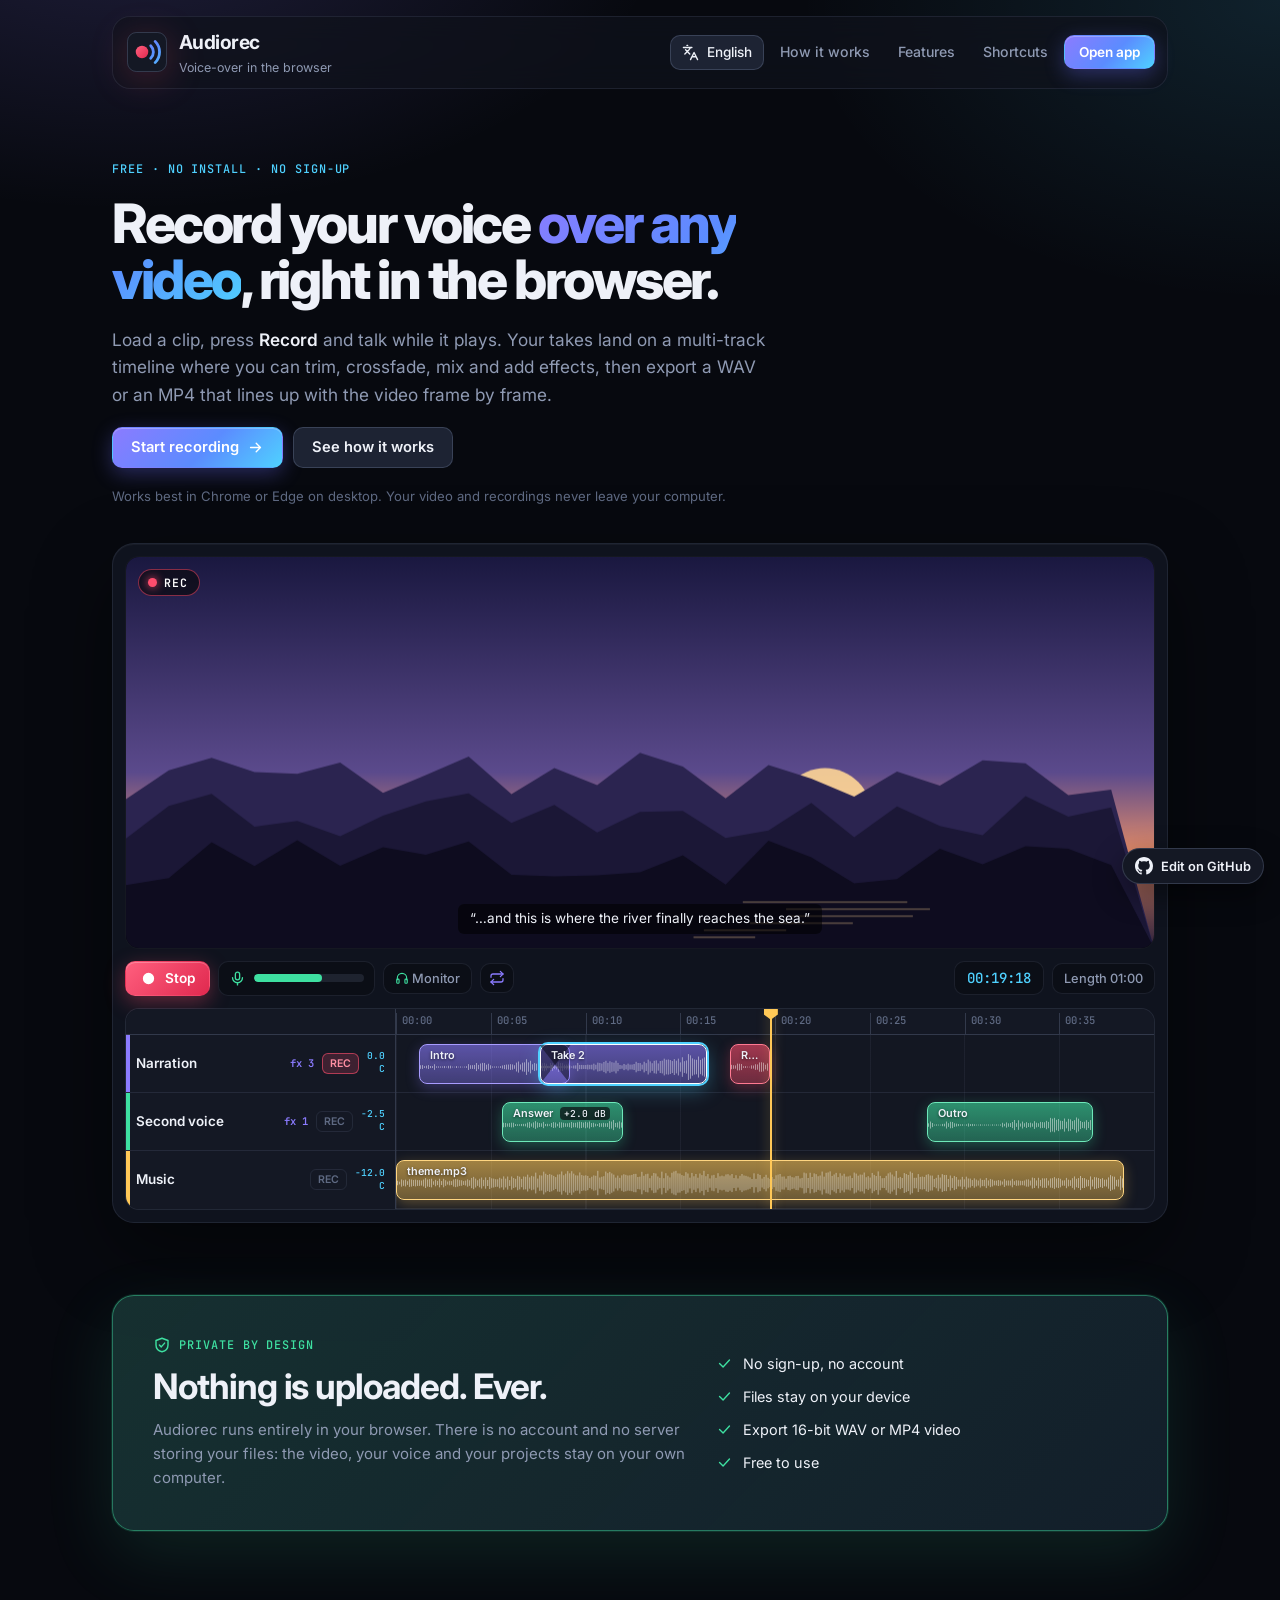
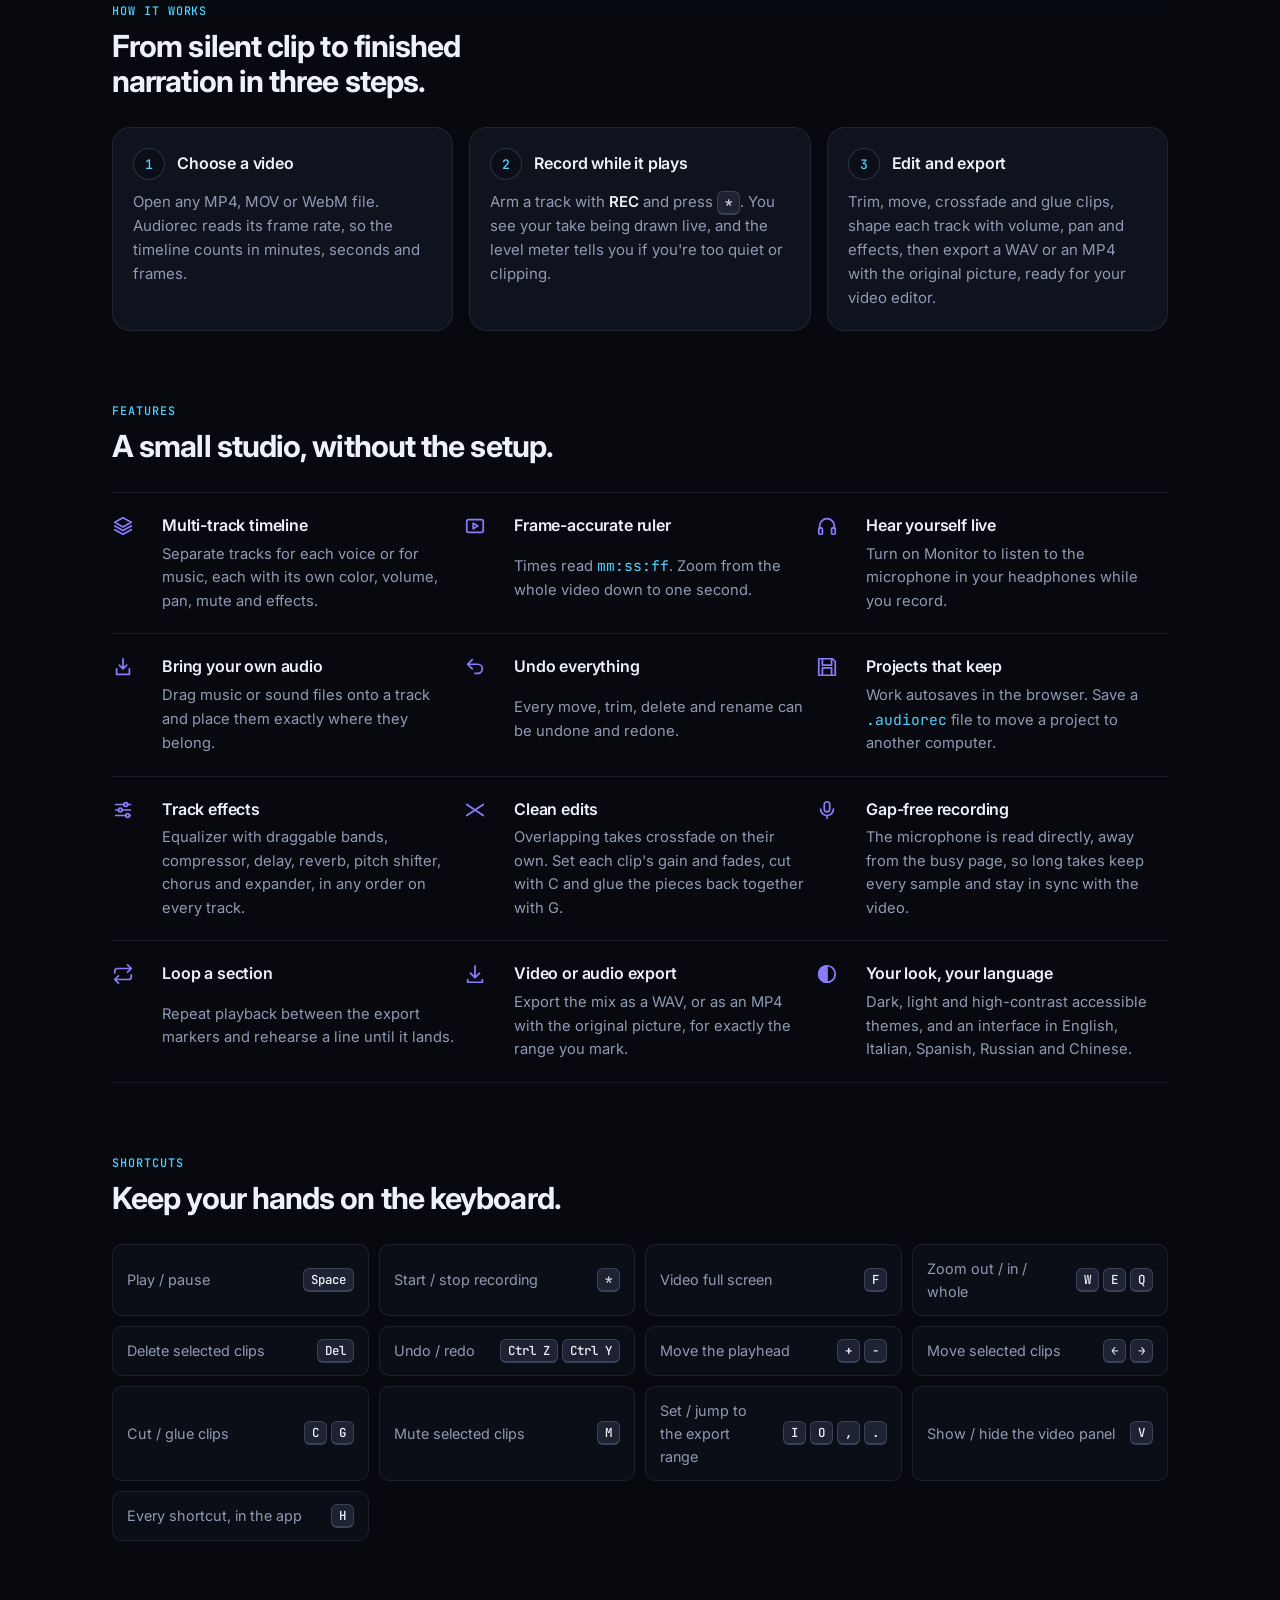
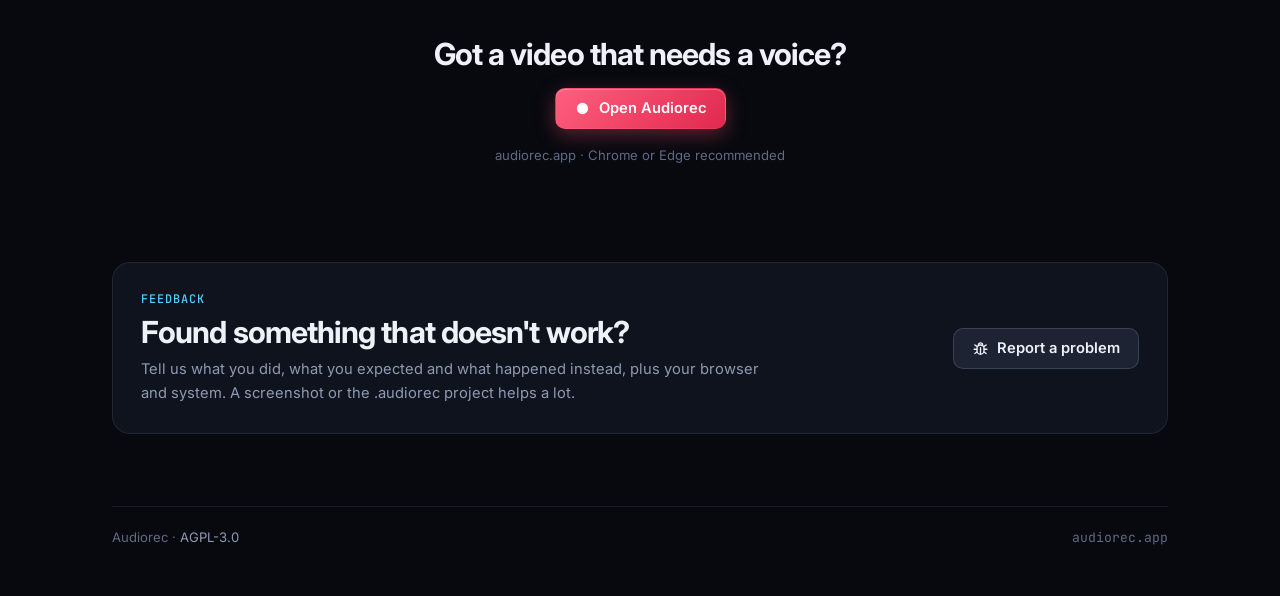
<file: index.html>
<!doctype html>
<html lang="en">
<head>
  <meta charset="utf-8">
  <meta name="viewport" content="width=device-width, initial-scale=1, viewport-fit=cover">
  <title>Audiorec · Voice-over on any video, in the browser</title>
  <meta name="description" content="Record your voice over any video, right in the browser. Multi-track timeline, track effects, crossfades, WAV or MP4 export. Free, no sign-up, nothing uploaded.">
  <link rel="icon" type="image/svg+xml" href="data:image/svg+xml,%3Csvg xmlns='http://www.w3.org/2000/svg' viewBox='0 0 64 64'%3E%3Cdefs%3E%3ClinearGradient id='logo-wave' gradientUnits='userSpaceOnUse' x1='0' y1='0' x2='64' y2='64'%3E%3Cstop offset='0' stop-color='%238b7bff'/%3E%3Cstop offset='.55' stop-color='%235b8cff'/%3E%3Cstop offset='1' stop-color='%234fd1ff'/%3E%3C/linearGradient%3E%3ClinearGradient id='logo-dot' gradientUnits='userSpaceOnUse' x1='14' y1='22' x2='34' y2='42'%3E%3Cstop offset='0' stop-color='%23ff5f7e'/%3E%3Cstop offset='1' stop-color='%23e0294f'/%3E%3C/linearGradient%3E%3C/defs%3E%3Crect width='64' height='64' rx='15' fill='%23141824'/%3E%3Crect x='.75' y='.75' width='62.5' height='62.5' rx='14.25' fill='none' stroke='%2394a3c8' stroke-opacity='.28' stroke-width='1.5'/%3E%3Ccircle cx='24' cy='32' r='10' fill='url%28%23logo-dot%29'/%3E%3Cg fill='none' stroke='url%28%23logo-wave%29' stroke-width='4.5' stroke-linecap='round'%3E%3Cpath d='M38 22a14 14 0 0 1 0 20'/%3E%3Cpath d='M45 15a24 24 0 0 1 0 34'/%3E%3C/g%3E%3C/svg%3E">
<link rel="preconnect" href="https://fonts.googleapis.com">
<link rel="preconnect" href="https://fonts.gstatic.com" crossorigin>
<link rel="stylesheet" href="https://fonts.googleapis.com/css2?family=Inter:wght@400;500;600;700;800&family=JetBrains+Mono:wght@500&display=swap">
<style>
/* Layout: one centered column; the hero pairs the pitch with a live mock of the editor, then steps, features, shortcuts. Single dark look, same tokens as the app. */
:root{color-scheme:dark;
  --bg:#07090f;--surface:rgba(20,24,36,.72);--surface-solid:#141824;--raised:#1d2333;--raised-hover:#272f44;--well:#0b0e16;--video:#030409;
  --line:rgba(148,163,200,.12);--line-strong:rgba(148,163,200,.24);
  --text:#eef1f8;--subtle:#8f9ab3;--muted:#5f6a83;
  --accent:#8b7bff;--accent-2:#4fd1ff;--accent-grad:linear-gradient(135deg,#8b7bff 0%,#5b8cff 55%,#4fd1ff 100%);
  --rec:#ff4d6d;--rec-grad:linear-gradient(135deg,#ff5f7e,#e0294f);--ok:#3ee0a1;--warn:#ffc857;--white:#fff;
  --radius:18px;--radius-sm:10px;
  --font:"Inter",system-ui,-apple-system,"Segoe UI",sans-serif;--mono:"JetBrains Mono",ui-monospace,Consolas,monospace}
*{box-sizing:border-box}
body{margin:0;background:var(--bg);color:var(--text);font:15px/1.6 var(--font);-webkit-font-smoothing:antialiased;
  background-image:radial-gradient(900px 500px at 10% -10%,rgba(139,123,255,.18),transparent 60%),radial-gradient(800px 500px at 100% 0%,rgba(79,209,255,.12),transparent 60%),radial-gradient(700px 400px at 50% 110%,rgba(255,77,109,.07),transparent 60%);background-attachment:fixed}
.wrap{max-width:1120px;margin:0 auto;padding-inline:clamp(16px,3vw,32px);padding-block:16px 48px;display:grid;gap:72px}
h1,h2,h3,p{margin:0}
h1{font-size:clamp(2.1rem,4.6vw,3.4rem);font-weight:800;letter-spacing:-.045em;line-height:1.04;text-wrap:balance}
h1 em{font-style:normal;background:var(--accent-grad);-webkit-background-clip:text;background-clip:text;color:transparent}
h2{font-size:clamp(1.4rem,2.6vw,1.9rem);font-weight:700;letter-spacing:-.03em;line-height:1.15;text-wrap:balance}
h3{font-size:1rem;font-weight:600;letter-spacing:-.01em}
p{color:var(--subtle)}
strong{color:var(--text);font-weight:600}
kbd{font:500 .78rem var(--mono);padding:2px 7px;border-radius:6px;background:var(--raised);border:1px solid var(--line-strong);border-bottom-width:2px;color:var(--text);white-space:nowrap}
.eyebrow{font:500 .74rem var(--mono);letter-spacing:.08em;text-transform:uppercase;color:var(--accent-2)}
.icon{width:17px;height:17px;flex:none;fill:none;stroke:currentColor;stroke-width:1.9;stroke-linecap:round;stroke-linejoin:round}

/* Top bar */
.topbar{position:sticky;top:env(safe-area-inset-top,0px);z-index:10;display:flex;align-items:center;justify-content:space-between;gap:12px;padding:10px 12px 10px 14px;border:1px solid var(--line);border-radius:var(--radius);background:rgba(16,19,29,.72);backdrop-filter:blur(14px)}
.brand{display:flex;align-items:center;gap:12px;min-width:0}
.logo{display:block;width:40px;height:40px;flex:none;filter:drop-shadow(0 6px 18px rgba(255,77,109,.22))}
.brand-name{font-size:1.2rem;font-weight:700;letter-spacing:-.03em;color:var(--text)}
.brand-sub{font-size:.78rem;color:var(--subtle)}
.nav{display:flex;align-items:center;gap:4px;min-width:0}
/* Language: same button + popover menu as the app header (translate icon, current language name, ✓ on the current one). */
.language-button{display:inline-flex;align-items:center;justify-content:center;gap:8px;flex:none;padding:8px 11px;font:500 .85rem/1.2 var(--font);color:var(--text);background:var(--raised);border:1px solid var(--line-strong);border-radius:var(--radius-sm);white-space:nowrap;cursor:pointer}
.language-button:hover,.language-button.open{background:var(--raised-hover)}
.language-button:focus-visible,.menu-item:focus-visible{outline:2px solid var(--accent);outline-offset:2px}
.menu{position:fixed;inset:auto;margin:0;min-width:190px;padding:6px;display:none;gap:2px;background:var(--surface-solid);color:var(--text);border:1px solid var(--line-strong);border-radius:12px;box-shadow:0 18px 50px rgba(0,0,0,.55)}
.menu:popover-open{display:grid;animation:menu-in .15s ease-out}
@keyframes menu-in{from{opacity:0;transform:translateY(-4px)}}
.menu-label{padding:4px 10px 2px;font-size:.72rem;font-weight:600;letter-spacing:.04em;text-transform:uppercase;color:var(--muted)}
.menu-item{display:flex;align-items:center;width:100%;padding:8px 10px;border:1px solid transparent;border-radius:8px;background:transparent;color:var(--text);font:500 .85rem/1.2 var(--font);text-align:left;cursor:pointer}
.menu-item:hover{background:var(--raised)}
.menu-item[aria-current=true]{color:var(--accent-2);background:var(--raised)}.menu-item[aria-current=true]::after{content:"✓"/"";margin-left:auto;padding-left:12px;font-weight:700}
.nav a.link{color:var(--subtle);text-decoration:none;font-size:.88rem;font-weight:500;padding:8px 12px;border-radius:var(--radius-sm)}
.nav a.link:hover{color:var(--text);background:var(--raised)}

/* Buttons */
.button{display:inline-flex;align-items:center;justify-content:center;gap:8px;font:600 .92rem/1.2 var(--font);color:var(--text);background:var(--raised);border:1px solid var(--line-strong);border-radius:var(--radius-sm);padding:11px 18px;text-decoration:none;white-space:nowrap;transition:filter .18s,background .18s,transform .12s,box-shadow .18s}
.button:hover{background:var(--raised-hover)}
.button:active{transform:translateY(1px) scale(.98)}
.button:focus-visible,.nav a:focus-visible{outline:2px solid var(--accent);outline-offset:2px}
.primary{background:var(--accent-grad);border-color:transparent;color:var(--white);box-shadow:0 6px 20px rgba(110,110,255,.32),inset 0 1px 0 rgba(255,255,255,.25)}
.primary:hover{background:var(--accent-grad);filter:brightness(1.1);box-shadow:0 8px 26px rgba(110,110,255,.45),inset 0 1px 0 rgba(255,255,255,.25)}
.record{background:var(--rec-grad);border-color:transparent;color:var(--white);box-shadow:0 6px 20px rgba(255,77,109,.35),inset 0 1px 0 rgba(255,255,255,.25)}
.record .icon{fill:currentColor}
.small{padding:8px 14px;font-size:.85rem}

/* Hero */
.hero{display:grid;gap:36px}
.pitch{display:grid;gap:18px;max-width:720px}
.pitch p.lead{font-size:1.08rem;max-width:60ch}
.actions{display:flex;flex-wrap:wrap;gap:10px;align-items:center}
.note{font-size:.82rem;color:var(--muted)}

/* Editor mock */
.mock{border:1px solid var(--line);border-radius:22px;background:var(--surface);padding:12px;display:grid;gap:12px;box-shadow:0 1px 0 rgba(255,255,255,.04) inset,0 30px 80px rgba(0,0,0,.45)}
.mock-video{position:relative;aspect-ratio:21/8;max-width:100%;border-radius:14px;overflow:hidden;background:var(--video);border:1px solid var(--line)}
.mock-video canvas{position:absolute;inset:0;width:100%;height:100%}
.rec-badge{position:absolute;top:12px;left:12px;display:inline-flex;align-items:center;gap:7px;padding:5px 11px 5px 9px;border-radius:999px;background:rgba(10,10,16,.7);font:600 .72rem var(--mono);letter-spacing:.08em;color:var(--white);border:1px solid rgba(255,77,109,.5)}
.rec-badge::before{content:"";width:9px;height:9px;border-radius:50%;background:var(--rec);box-shadow:0 0 10px var(--rec);animation:blink 1s steps(2,start) infinite}
@keyframes blink{to{visibility:hidden}}
.subtitle{position:absolute;left:50%;bottom:14px;transform:translateX(-50%);max-width:calc(100% - 24px);padding:4px 12px;border-radius:6px;background:rgba(0,0,0,.55);font-size:.85rem;color:var(--text);white-space:nowrap;overflow:hidden;text-overflow:ellipsis}
.mock-bar{display:flex;align-items:center;justify-content:space-between;gap:10px;flex-wrap:wrap}
.mock-bar .group{display:flex;align-items:center;gap:8px;flex-wrap:wrap}
.meter{display:inline-flex;align-items:center;gap:8px;padding:8px 10px;border-radius:var(--radius-sm);background:var(--well);border:1px solid var(--line);color:var(--ok)}
.meter-track{position:relative;width:110px;height:8px;border-radius:999px;background:rgba(148,163,200,.14);overflow:hidden}
.meter-fill{position:absolute;inset:0 auto 0 0;width:62%;border-radius:999px;background:linear-gradient(90deg,var(--ok) 0,var(--ok) 70%,var(--warn) 85%,var(--rec) 100%);background-size:110px 100%;animation:level 1.1s ease-in-out infinite alternate}
@keyframes level{0%{width:38%}35%{width:71%}60%{width:52%}100%{width:80%}}
.time{font:500 .88rem var(--mono);padding:7px 12px;border-radius:var(--radius-sm);background:var(--well);border:1px solid var(--line);color:var(--accent-2);font-variant-numeric:tabular-nums}
.chip{font:500 .8rem var(--font);padding:7px 11px;border-radius:var(--radius-sm);background:var(--well);border:1px solid var(--line);color:var(--subtle)}
.tracks{display:grid;grid-template-columns:clamp(112px,27%,270px) minmax(0,1fr);border:1px solid var(--line);border-radius:14px;overflow:hidden;background:rgba(255,255,255,.02)}
.heads{background:var(--surface-solid);border-right:1px solid var(--line-strong);min-width:0}
.ruler-spacer,.ruler{height:26px;border-bottom:1px solid var(--line-strong);background:var(--surface-solid)}
.head{height:58px;display:flex;align-items:center;gap:8px;padding:0 10px;border-bottom:1px solid var(--line);box-shadow:inset 4px 0 0 var(--c);min-width:0}
.head:last-child,.lane:last-child{border-bottom:0}
.head span{flex:1;min-width:0;font-size:.84rem;font-weight:600;overflow:hidden;text-overflow:ellipsis;white-space:nowrap}
.head .rec-pill{font:600 .66rem var(--font);padding:3px 7px;border-radius:6px;border:1px solid var(--line);color:var(--muted);flex:none}
.head .rec-pill.on{background:rgba(255,77,109,.18);border-color:rgba(255,77,109,.6);color:#ff8fa3}
.timeline{position:relative;min-width:0;overflow:hidden}
.ruler{position:relative;color:var(--muted);font:500 .66rem var(--mono)}
.tick{position:absolute;top:4px;bottom:0;border-left:1px solid var(--line-strong);padding-left:5px;font-variant-numeric:tabular-nums}
.lane{position:relative;height:58px;border-bottom:1px solid var(--line);background:repeating-linear-gradient(to right,rgba(148,163,200,.08) 0,rgba(148,163,200,.08) 1px,transparent 1px,transparent 12.5%)}
.clip{position:absolute;top:9px;height:40px;border-radius:8px;overflow:hidden;background:linear-gradient(180deg,color-mix(in srgb,var(--c) 60%,transparent),color-mix(in srgb,var(--c) 38%,transparent));border:1px solid color-mix(in srgb,var(--c) 75%,var(--white) 25%);box-shadow:0 4px 14px color-mix(in srgb,var(--c) 30%,transparent)}
.clip .xfade{position:absolute;top:0;bottom:0;background:rgba(7,9,15,.5);z-index:1}.clip .xfade.in{left:0;clip-path:polygon(0 0,100% 0,0 100%)}.clip .xfade.out{right:0;clip-path:polygon(0 0,100% 0,100% 100%)}
.clip .gain{margin-left:4px;padding:0 4px;border-radius:4px;background:rgba(10,10,16,.7);font:500 .6rem var(--mono)}
.fx-pill{font:600 .66rem var(--mono);color:var(--accent);flex:none}
.levels{display:grid;flex:none;font:500 .6rem/1.35 var(--mono);color:var(--accent-2);text-align:right}
.icon-chip{display:inline-grid;place-items:center;padding:6px 8px;color:var(--accent)}.icon-chip .icon{width:16px;height:16px}
.clip.selected{border-color:var(--white);box-shadow:0 0 0 2px var(--accent-2),0 6px 20px rgba(79,209,255,.35)}
.clip.live{--c:var(--rec);animation:rec-clip 1.2s ease-in-out infinite}
@keyframes rec-clip{50%{box-shadow:0 0 0 2px rgba(255,77,109,.35),0 6px 20px rgba(255,77,109,.35)}}
.clip canvas{position:absolute;inset:0;width:100%;height:100%;opacity:.85}
.clip b{position:relative;z-index:2;display:block;padding:2px 10px;font-size:.68rem;font-weight:600;white-space:nowrap;overflow:hidden;text-overflow:ellipsis;text-shadow:0 1px 3px rgba(0,0,0,.6)}
.playhead{position:absolute;top:0;bottom:0;left:var(--at,46%);width:2px;background:var(--warn);box-shadow:0 0 12px rgba(255,200,87,.6);z-index:3}
.playhead::before{content:"";position:absolute;top:-1px;left:-6px;width:14px;height:12px;background:var(--warn);clip-path:polygon(0 0,100% 0,100% 55%,50% 100%,0 55%)}

/* Sections */
section{display:grid;gap:28px}
.section-head{display:grid;gap:10px;max-width:640px}
.steps{display:grid;grid-template-columns:repeat(auto-fit,minmax(240px,1fr));gap:16px;counter-reset:step}
.step{display:grid;gap:10px;align-content:start;padding:20px;border-radius:var(--radius);border:1px solid var(--line);background:var(--surface)}
.step-top{display:flex;align-items:center;gap:12px}
.step-num{display:grid;place-items:center;width:32px;height:32px;border-radius:50%;font:500 .82rem var(--mono);color:var(--accent-2);background:var(--well);border:1px solid var(--line-strong);flex:none}
.features{display:grid;grid-template-columns:repeat(auto-fit,minmax(min(100%,300px),1fr));gap:0;border-top:1px solid var(--line)}
.feature{display:grid;grid-template-columns:36px minmax(0,1fr);gap:4px 14px;padding:20px 8px 20px 0;border-bottom:1px solid var(--line)}
.feature .icon{grid-row:span 2;width:22px;height:22px;margin-top:2px;color:var(--accent)}
.feature p{font-size:.92rem}
.shortcuts{display:grid;grid-template-columns:repeat(auto-fit,minmax(min(100%,240px),1fr));gap:10px}
.shortcut>span{display:inline-flex;gap:4px;flex:none}
.shortcut{display:flex;align-items:center;justify-content:space-between;gap:12px;padding:12px 14px;border-radius:var(--radius-sm);background:var(--well);border:1px solid var(--line);font-size:.9rem;color:var(--subtle)}
.private{display:grid;grid-template-columns:minmax(0,1.3fr) minmax(0,1fr);gap:28px;align-items:center;padding:clamp(22px,4vw,40px);border-radius:22px;border:1px solid rgba(62,224,161,.45);background:linear-gradient(135deg,rgba(62,224,161,.14),rgba(79,209,255,.06)),var(--surface);box-shadow:0 0 0 1px rgba(62,224,161,.12),0 24px 70px rgba(62,224,161,.12)}
.private h2{font-size:clamp(1.6rem,3vw,2.2rem)}
.private-eyebrow{display:inline-flex;align-items:center;gap:8px;color:var(--ok)}.private-eyebrow .icon{width:18px;height:18px}
.facts{display:grid;gap:10px}
.fact{display:flex;align-items:center;gap:10px;font-size:.9rem;color:var(--text)}
.fact .icon{color:var(--ok)}
.cta{display:grid;justify-items:center;text-align:center;gap:16px;padding-block:24px}
.report{display:flex;align-items:center;justify-content:space-between;gap:20px 28px;flex-wrap:wrap;padding:clamp(20px,3vw,28px);border-radius:var(--radius);border:1px solid var(--line);background:var(--surface)}
.report-copy{display:grid;gap:8px;max-width:640px}.report-copy p{color:var(--subtle);font-size:.92rem}
.github-badge{position:fixed;right:16px;bottom:16px;z-index:20;display:inline-flex;align-items:center;gap:8px;padding:8px 12px;border-radius:999px;border:1px solid var(--line-strong);background:var(--surface-solid);color:var(--text);font:600 .8rem var(--font);text-decoration:none;box-shadow:0 10px 30px rgba(0,0,0,.45)}
.github-badge:hover{border-color:var(--accent)}.github-badge .icon{width:18px;height:18px}
@media (max-width:720px){.github-badge span{display:none}.github-badge{padding:9px}}
footer{display:flex;justify-content:space-between;gap:12px;flex-wrap:wrap;padding-top:20px;border-top:1px solid var(--line);font-size:.82rem;color:var(--muted)}
footer span{font-family:var(--mono)}
.footer-link{color:var(--subtle);text-decoration:none}.footer-link:hover{color:var(--text);text-decoration:underline}

@media (max-width:720px){
  .nav a.link{display:none}
  .brand-sub{display:none}
  .brand{gap:6px}.brand-name{font-size:1rem}.logo{width:34px;height:34px}
  .topbar{gap:6px;padding:8px}
  .language-button span{display:none}.language-button{width:38px;height:38px;padding:0}
  .nav .small{padding:8px 10px}
  .private{grid-template-columns:1fr}
  .mock-video{aspect-ratio:16/9}
  .mock .hide-sm{display:none}
}
@media (prefers-reduced-motion:reduce){*{animation:none!important;transition:none!important}}
</style>
</head>
<body>

<svg width="0" height="0" style="position:absolute" aria-hidden="true">
  <symbol id="i-wave" viewBox="0 0 24 24"><path d="M3 12h2m3-5v10m4-14v18m4-13v8m4-5v2"/></symbol>
  <symbol id="i-record" viewBox="0 0 24 24"><circle cx="12" cy="12" r="7"/></symbol>
  <symbol id="i-video" viewBox="0 0 24 24"><rect x="3" y="5" width="18" height="14" rx="2"/><path d="m10 9 5 3-5 3z"/></symbol>
  <symbol id="i-mic" viewBox="0 0 24 24"><rect x="9" y="3" width="6" height="11" rx="3"/><path d="M5 11a7 7 0 0 0 14 0M12 18v3"/></symbol>
  <symbol id="i-headphones" viewBox="0 0 24 24"><path d="M4 15v-3a8 8 0 0 1 16 0v3"/><rect x="3" y="14" width="4" height="7" rx="1.5"/><rect x="17" y="14" width="4" height="7" rx="1.5"/></symbol>
  <symbol id="i-layers" viewBox="0 0 24 24"><path d="m12 3 9 5-9 5-9-5zm-9 9 9 5 9-5M3 16l9 5 9-5"/></symbol>
  <symbol id="i-undo" viewBox="0 0 24 24"><path d="M9 14 4 9l5-5M4 9h11a5 5 0 0 1 0 10h-3"/></symbol>
  <symbol id="i-download" viewBox="0 0 24 24"><path d="M12 3v13m-5-5 5 5 5-5M4 18v3h16v-3"/></symbol>
  <symbol id="i-import" viewBox="0 0 24 24"><path d="M12 3v11m-4-4 4 4 4-4M5 14v6h14v-6"/></symbol>
  <symbol id="i-save" viewBox="0 0 24 24"><path d="M4 3h14l3 3v15H3V3zm3 0v7h10V3M7 21v-8h10v8"/></symbol>
  <symbol id="i-sliders" viewBox="0 0 24 24"><path d="M4 6h9m4 0h3M4 12h3m4 0h9M4 18h11m4 0h1"/><circle cx="15" cy="6" r="2"/><circle cx="9" cy="12" r="2"/><circle cx="17" cy="18" r="2"/></symbol><symbol id="i-xfade" viewBox="0 0 24 24"><path d="M3 18 21 6M3 6l18 12"/></symbol><symbol id="i-loop" viewBox="0 0 24 24"><path d="m17 2 4 4-4 4"/><path d="M3 11V9a3 3 0 0 1 3-3h15"/><path d="m7 22-4-4 4-4"/><path d="M21 13v2a3 3 0 0 1-3 3H3"/></symbol><symbol id="i-theme" viewBox="0 0 24 24"><circle cx="12" cy="12" r="9"/><path d="M12 3a9 9 0 0 0 0 18z" fill="currentColor"/></symbol><symbol id="i-shield" viewBox="0 0 24 24"><path d="M12 3 4 6v6c0 5 3.5 8 8 9 4.5-1 8-4 8-9V6z"/><path d="m8.5 12 2.5 2.5 4.5-5"/></symbol>
  <symbol id="i-github" viewBox="0 0 16 16"><path fill="currentColor" stroke="none" d="M8 0C3.58 0 0 3.58 0 8c0 3.54 2.29 6.53 5.47 7.59.4.07.55-.17.55-.38 0-.19-.01-.82-.01-1.49-2.01.37-2.53-.49-2.69-.94-.09-.23-.48-.94-.82-1.13-.28-.15-.68-.52-.01-.53.63-.01 1.08.58 1.23.82.72 1.21 1.87.87 2.33.66.07-.52.28-.87.51-1.07-1.78-.2-3.64-.89-3.64-3.95 0-.87.31-1.59.82-2.15-.08-.2-.36-1.02.08-2.12 0 0 .67-.21 2.2.82.64-.18 1.32-.27 2-.27.68 0 1.36.09 2 .27 1.53-1.04 2.2-.82 2.2-.82.44 1.1.16 1.92.08 2.12.51.56.82 1.27.82 2.15 0 3.07-1.87 3.75-3.65 3.95.29.25.54.73.54 1.48 0 1.07-.01 1.93-.01 2.2 0 .21.15.46.55.38A8.013 8.013 0 0 0 16 8c0-4.42-3.58-8-8-8z"/></symbol><symbol id="i-bug" viewBox="0 0 24 24"><rect x="7" y="7" width="10" height="13" rx="5"/><path d="M9 7a3 3 0 0 1 6 0M12 11v9M3 13h4M17 13h4M4 7l3 2M20 7l-3 2M4 19l3-2M20 19l-3-2"/></symbol>
  <symbol id="i-check" viewBox="0 0 24 24"><path d="m5 12 5 5 9-10"/></symbol>
  <symbol id="i-arrow" viewBox="0 0 24 24"><path d="M5 12h14m-6-6 6 6-6 6"/></symbol>
</svg>

<div class="wrap">
  <header class="topbar">
    <div class="brand"><svg class="logo" viewBox="0 0 64 64" aria-hidden="true"><defs><linearGradient id="logo-wave" gradientUnits="userSpaceOnUse" x1="0" y1="0" x2="64" y2="64"><stop offset="0" stop-color="#8b7bff"/><stop offset=".55" stop-color="#5b8cff"/><stop offset="1" stop-color="#4fd1ff"/></linearGradient><linearGradient id="logo-dot" gradientUnits="userSpaceOnUse" x1="14" y1="22" x2="34" y2="42"><stop offset="0" stop-color="#ff5f7e"/><stop offset="1" stop-color="#e0294f"/></linearGradient></defs><rect width="64" height="64" rx="15" fill="#141824"/><rect x=".75" y=".75" width="62.5" height="62.5" rx="14.25" fill="none" stroke="#94a3c8" stroke-opacity=".28" stroke-width="1.5"/><circle cx="24" cy="32" r="10" fill="url(#logo-dot)"/><g fill="none" stroke="url(#logo-wave)" stroke-width="4.5" stroke-linecap="round"><path d="M38 22a14 14 0 0 1 0 20"/><path d="M45 15a24 24 0 0 1 0 34"/></g></svg><div><div class="brand-name">Audiorec</div><div class="brand-sub">Voice-over in the browser</div></div></div>
    <nav class="nav"><button id="language-button" class="language-button" type="button" popovertarget="language-menu"><svg class="icon" viewBox="0 0 24 24" aria-hidden="true"><path d="m5 8 6 6m-7 0 6-6 2-3M2 5h12M7 2h1m14 20-5-10-5 10m2-4h6"/></svg><span translate="no">English</span></button><div id="language-menu" class="menu" popover aria-label="Language"><span class="menu-label">Language</span><button class="menu-item" type="button" lang="en" data-language="en" translate="no">English</button><button class="menu-item" type="button" lang="it" data-language="it" translate="no">Italiano</button><button class="menu-item" type="button" lang="es" data-language="es" translate="no">Español</button><button class="menu-item" type="button" lang="ru" data-language="ru" translate="no">Русский</button><button class="menu-item" type="button" lang="zh" data-language="zh" translate="no">简体中文</button></div><a class="link" href="#how">How it works</a><a class="link" href="#features">Features</a><a class="link" href="#keys">Shortcuts</a><a class="button primary small" href="app/">Open app</a></nav>
  </header>

  <div class="hero">
    <div class="pitch">
      <span class="eyebrow">Free · no install · no sign-up</span>
      <h1 data-landing-key="hero">Record your voice <em>over any video</em>, right in the browser.</h1>
      <p class="lead" data-landing-key="lead">Load a clip, press <strong>Record</strong> and talk while it plays. Your takes land on a multi-track timeline where you can trim, crossfade, mix and add effects, then export a WAV or an MP4 that lines up with the video frame by frame.</p>
      <div class="actions"><a class="button primary" href="app/">Start recording <svg class="icon"><use href="#i-arrow"/></svg></a><a class="button" href="#how">See how it works</a></div>
      <p class="note">Works best in Chrome or Edge on desktop. Your video and recordings never leave your computer.</p>
    </div>

    <div class="mock" aria-label="Preview of the Audiorec editor while recording" role="group">
      <div class="mock-video"><canvas id="scene"></canvas><span class="rec-badge" translate="no">REC</span><span class="subtitle">“…and this is where the river finally reaches the sea.”</span></div>
      <div class="mock-bar">
        <div class="group"><span class="button record small"><svg class="icon"><use href="#i-record"/></svg>Stop</span><span class="meter"><svg class="icon"><use href="#i-mic"/></svg><span class="meter-track"><span class="meter-fill"></span></span></span><span class="chip hide-sm"><svg class="icon" style="width:14px;height:14px;vertical-align:-2px;color:var(--ok)"><use href="#i-headphones"/></svg> Monitor</span><span class="chip icon-chip hide-sm" aria-hidden="true"><svg class="icon"><use href="#i-loop"/></svg></span></div>
        <div class="group"><span class="time" id="clock" translate="no">00:23:14</span><span class="chip hide-sm">Length 01:00</span></div>
      </div>
      <div class="tracks">
        <div class="heads">
          <div class="ruler-spacer"></div>
          <div class="head" style="--c:#8b7bff"><span>Narration</span><small class="fx-pill hide-sm" translate="no">fx 3</small><span class="rec-pill on" translate="no">REC</span><small class="levels hide-sm" translate="no">0.0<br>C</small></div>
          <div class="head" style="--c:#3ee0a1"><span>Second voice</span><small class="fx-pill hide-sm" translate="no">fx 1</small><span class="rec-pill" translate="no">REC</span><small class="levels hide-sm" translate="no">-2.5<br>C</small></div>
          <div class="head" style="--c:#ffc857"><span>Music</span><span class="rec-pill" translate="no">REC</span><small class="levels hide-sm" translate="no">-12.0<br>C</small></div>
        </div>
        <div class="timeline" id="timeline">
          <div class="ruler" translate="no"><span class="tick" style="left:0">00:00</span><span class="tick" style="left:12.5%">00:05</span><span class="tick" style="left:25%">00:10</span><span class="tick" style="left:37.5%">00:15</span><span class="tick" style="left:50%">00:20</span><span class="tick" style="left:62.5%">00:25</span><span class="tick" style="left:75%">00:30</span><span class="tick" style="left:87.5%">00:35</span></div>
          <div class="lane" style="--c:#8b7bff"><div class="clip" style="left:3%;width:20%"><canvas data-seed="3"></canvas><i class="xfade out" style="width:20%"></i><b>Intro</b></div><div class="clip selected" style="left:19%;width:22%"><canvas data-seed="7"></canvas><i class="xfade in" style="width:18%"></i><b>Take 2</b></div><div class="clip live" id="live" style="left:44%;width:14%"><canvas data-seed="11"></canvas><b>Recording…</b></div></div>
          <div class="lane" style="--c:#3ee0a1"><div class="clip" style="left:14%;width:16%"><canvas data-seed="5"></canvas><b>Answer <small class="gain" translate="no">+2.0 dB</small></b></div><div class="clip" style="left:70%;width:22%"><canvas data-seed="9"></canvas><b>Outro</b></div></div>
          <div class="lane" style="--c:#ffc857"><div class="clip" style="left:0;width:96%"><canvas data-seed="2" data-dense="1"></canvas><b translate="no">theme.mp3</b></div></div>
          <div class="playhead" id="playhead"></div>
        </div>
      </div>
    </div>
  </div>

  <div id="private" class="private">
    <div style="display:grid;gap:12px"><span class="eyebrow private-eyebrow"><svg class="icon"><use href="#i-shield"/></svg>Private by design</span><h2>Nothing is uploaded. Ever.</h2><p>Audiorec runs entirely in your browser. There is no account and no server storing your files: the video, your voice and your projects stay on your own computer.</p></div>
    <div class="facts">
      <div class="fact"><svg class="icon"><use href="#i-check"/></svg>No sign-up, no account</div>
      <div class="fact"><svg class="icon"><use href="#i-check"/></svg>Files stay on your device</div>
      <div class="fact"><svg class="icon"><use href="#i-check"/></svg>Export 16-bit WAV or MP4 video</div>
      <div class="fact"><svg class="icon"><use href="#i-check"/></svg>Free to use</div>
    </div>
  </div>

  <section id="how">
    <div class="section-head"><span class="eyebrow">How it works</span><h2>From silent clip to finished narration in three steps.</h2></div>
    <div class="steps">
      <div class="step"><div class="step-top"><span class="step-num" translate="no">1</span><h3>Choose a video</h3></div><p>Open any MP4, MOV or WebM file. Audiorec reads its frame rate, so the timeline counts in minutes, seconds and frames.</p></div>
      <div class="step"><div class="step-top"><span class="step-num" translate="no">2</span><h3>Record while it plays</h3></div><p data-landing-key="step-record">Arm a track with <strong>REC</strong> and press <kbd>*</kbd>. You see your take being drawn live, and the level meter tells you if you're too quiet or clipping.</p></div>
      <div class="step"><div class="step-top"><span class="step-num" translate="no">3</span><h3>Edit and export</h3></div><p>Trim, move, crossfade and glue clips, shape each track with volume, pan and effects, then export a WAV or an MP4 with the original picture, ready for your video editor.</p></div>
    </div>
  </section>

  <section id="features">
    <div class="section-head"><span class="eyebrow">Features</span><h2>A small studio, without the setup.</h2></div>
    <div class="features">
      <div class="feature"><svg class="icon"><use href="#i-layers"/></svg><h3>Multi-track timeline</h3><p>Separate tracks for each voice or for music, each with its own color, volume, pan, mute and effects.</p></div>
      <div class="feature"><svg class="icon"><use href="#i-video"/></svg><h3>Frame-accurate ruler</h3><p data-landing-key="frames">Times read <span style="font-family:var(--mono);color:var(--accent-2)">mm:ss:ff</span>. Zoom from the whole video down to one second.</p></div>
      <div class="feature"><svg class="icon"><use href="#i-headphones"/></svg><h3>Hear yourself live</h3><p>Turn on Monitor to listen to the microphone in your headphones while you record.</p></div>
      <div class="feature"><svg class="icon"><use href="#i-import"/></svg><h3>Bring your own audio</h3><p>Drag music or sound files onto a track and place them exactly where they belong.</p></div>
      <div class="feature"><svg class="icon"><use href="#i-undo"/></svg><h3>Undo everything</h3><p>Every move, trim, delete and rename can be undone and redone.</p></div>
      <div class="feature"><svg class="icon"><use href="#i-save"/></svg><h3>Projects that keep</h3><p data-landing-key="projects">Work autosaves in the browser. Save a <span style="font-family:var(--mono);color:var(--accent-2)">.audiorec</span> file to move a project to another computer.</p></div>
      <div class="feature"><svg class="icon"><use href="#i-sliders"/></svg><h3>Track effects</h3><p>Equalizer with draggable bands, compressor, delay, reverb, pitch shifter, chorus and expander, in any order on every track.</p></div>
      <div class="feature"><svg class="icon"><use href="#i-xfade"/></svg><h3>Clean edits</h3><p>Overlapping takes crossfade on their own. Set each clip's gain and fades, cut with C and glue the pieces back together with G.</p></div>
      <div class="feature"><svg class="icon"><use href="#i-mic"/></svg><h3>Gap-free recording</h3><p>The microphone is read directly, away from the busy page, so long takes keep every sample and stay in sync with the video.</p></div>
      <div class="feature"><svg class="icon"><use href="#i-loop"/></svg><h3>Loop a section</h3><p>Repeat playback between the export markers and rehearse a line until it lands.</p></div>
      <div class="feature"><svg class="icon"><use href="#i-download"/></svg><h3>Video or audio export</h3><p>Export the mix as a WAV, or as an MP4 with the original picture, for exactly the range you mark.</p></div>
      <div class="feature"><svg class="icon"><use href="#i-theme"/></svg><h3>Your look, your language</h3><p>Dark, light and high-contrast accessible themes, and an interface in English, Italian, Spanish, Russian and Chinese.</p></div>
    </div>
  </section>

  <section id="keys">
    <div class="section-head"><span class="eyebrow">Shortcuts</span><h2>Keep your hands on the keyboard.</h2></div>
    <div class="shortcuts">
      <div class="shortcut" data-landing-key="shortcut-play">Play / pause <kbd>Space</kbd></div>
      <div class="shortcut" data-landing-key="shortcut-record">Start / stop recording <kbd>*</kbd></div>
      <div class="shortcut" data-landing-key="shortcut-fullscreen">Video full screen <kbd>F</kbd></div>
      <div class="shortcut" data-landing-key="shortcut-zoom">Zoom out / in / whole <span><kbd>W</kbd> <kbd>E</kbd> <kbd>Q</kbd></span></div>
      <div class="shortcut" data-landing-key="shortcut-delete">Delete selected clips <kbd>Del</kbd></div>
      <div class="shortcut" data-landing-key="shortcut-undo">Undo / redo <span><kbd>Ctrl Z</kbd> <kbd>Ctrl Y</kbd></span></div>
      <div class="shortcut" data-landing-key="shortcut-seek">Move the playhead <span><kbd>+</kbd> <kbd>-</kbd></span></div>
      <div class="shortcut" data-landing-key="shortcut-nudge">Move selected clips <span><kbd>←</kbd> <kbd>→</kbd></span></div>
      <div class="shortcut" data-landing-key="shortcut-edit">Cut / glue clips <span><kbd>C</kbd> <kbd>G</kbd></span></div>
      <div class="shortcut" data-landing-key="shortcut-mute">Mute selected clips <kbd>M</kbd></div>
      <div class="shortcut" data-landing-key="shortcut-markers">Set / jump to the export range <span><kbd>I</kbd> <kbd>O</kbd> <kbd>,</kbd> <kbd>.</kbd></span></div>
      <div class="shortcut" data-landing-key="shortcut-panel">Show / hide the video panel <kbd>V</kbd></div>
      <div class="shortcut" data-landing-key="shortcut-help">Every shortcut, in the app <kbd>H</kbd></div>
    </div>
  </section>


  <div class="cta">
    <h2>Got a video that needs a voice?</h2>
    <a class="button record" href="app/"><svg class="icon"><use href="#i-record"/></svg>Open Audiorec</a>
    <p class="note">audiorec.app · Chrome or Edge recommended</p>
  </div>

  <section id="report" class="report">
    <div class="report-copy"><span class="eyebrow">Feedback</span><h2>Found something that doesn't work?</h2><p>Tell us what you did, what you expected and what happened instead, plus your browser and system. A screenshot or the .audiorec project helps a lot.</p></div>
    <a class="button" href="https://github.com/parsek-lab/audiorec/issues/new" target="_blank" rel="noopener"><svg class="icon"><use href="#i-bug"/></svg>Report a problem</a>
  </section>

  <footer><div>Audiorec · <a class="footer-link" href="https://github.com/parsek-lab/audiorec/blob/main/LICENSE" target="_blank" rel="noopener" translate="no">AGPL-3.0</a></div><span>audiorec.app</span></footer>
</div>

<a class="github-badge" href="https://github.com/parsek-lab/audiorec/edit/main/index.html" target="_blank" rel="noopener"><svg class="icon"><use href="#i-github"/></svg><span>Edit on GitHub</span></a>

<script>
(() => {
  // Keep the landing page self-contained: only its own visible copy is translated here.
  const LANDING = {
    it: {
      'Voice-over in the browser':'Voice-over nel browser','Language':'Lingua','How it works':'Come funziona','Features':'Funzioni','Shortcuts':'Scorciatoie','Open app':'Apri app','Free · no install · no sign-up':'Gratis · senza installazione · senza registrazione',
      'Start recording':'Inizia a registrare','See how it works':'Scopri come funziona','Works best in Chrome or Edge on desktop. Your video and recordings never leave your computer.':'Funziona meglio su Chrome o Edge per desktop. Video e registrazioni restano sul tuo computer.',
      'Stop':'Interrompi','Monitor':'Ascolto','Length 01:00':'Durata 01:00','Narration':'Narrazione','Second voice':'Seconda voce','Music':'Musica','Recording…':'Registrazione…',
      'From silent clip to finished narration in three steps.':'Dal video muto alla narrazione completa in tre passi.','Choose a video':'Scegli un video','Open any MP4, MOV or WebM file. Audiorec reads its frame rate, so the timeline counts in minutes, seconds and frames.':'Apri un file MP4, MOV o WebM. Audiorec legge la frequenza dei fotogrammi e mostra minuti, secondi e fotogrammi sulla timeline.',
      'Record while it plays':'Registra durante la riproduzione','Edit and export':'Modifica ed esporta',
      'A small studio, without the setup.':'Un piccolo studio, senza configurazione.','Multi-track timeline':'Timeline multitraccia',
      'Frame-accurate ruler':'Righello preciso al fotogramma','Hear yourself live':'Ascoltati in diretta','Turn on Monitor to listen to the microphone in your headphones while you record.':'Attiva l’ascolto per sentire il microfono nelle cuffie mentre registri.','Bring your own audio':'Importa il tuo audio','Drag music or sound files onto a track and place them exactly where they belong.':'Trascina musica o file audio su una traccia e posizionali dove vuoi.',
      'Undo everything':'Annulla ogni modifica','Every move, trim, delete and rename can be undone and redone.':'Puoi annullare e ripetere spostamenti, tagli, eliminazioni e rinomine.','Projects that keep':'Progetti che restano',
      'Keep your hands on the keyboard.':'Lavora con la tastiera.','Private by design':'Privacy integrata','Nothing is uploaded. Ever.':'Nessun caricamento. Mai.','Audiorec runs entirely in your browser. There is no account and no server storing your files: the video, your voice and your projects stay on your own computer.':'Audiorec funziona interamente nel browser. Nessun account o server conserva i tuoi file: video, voce e progetti restano sul tuo computer.',
      'No sign-up, no account':'Nessuna registrazione o account','Files stay on your device':'I file restano sul tuo dispositivo','Free to use':'Uso gratuito','Got a video that needs a voice?':'Hai un video a cui dare voce?','Open Audiorec':'Apri Audiorec','audiorec.app · Chrome or Edge recommended':'audiorec.app · Consigliati Chrome o Edge',
      'Preview of the Audiorec editor while recording':'Anteprima di Audiorec durante la registrazione',
      hero:'Registra la tua voce <em>sopra qualsiasi video</em>, direttamente nel browser.',
      'step-record':'Attiva <strong>REC</strong> su una traccia e premi <kbd>*</kbd>. Vedrai la registrazione comparire in tempo reale; il livello indica se la voce è troppo bassa o distorta.',frames:'I tempi sono in <span style="font-family:var(--mono);color:var(--accent-2)">mm:ss:ff</span>. Puoi ingrandire la timeline fino a mostrare un solo secondo.',projects:'Il lavoro viene salvato automaticamente nel browser. Salva un file <span style="font-family:var(--mono);color:var(--accent-2)">.audiorec</span> per trasferire il progetto su un altro computer.',
      'shortcut-play':'Riproduci / pausa <kbd>Space</kbd>','shortcut-record':'Avvia / interrompi registrazione <kbd>*</kbd>','shortcut-fullscreen':'Video a schermo intero <kbd>F</kbd>','shortcut-delete':'Elimina clip selezionate <kbd>Del</kbd>','shortcut-undo':'Annulla / ripeti <span><kbd>Ctrl Z</kbd> <kbd>Ctrl Y</kbd></span>',
      "Record your voice over any video, right in the browser. Multi-track timeline, track effects, crossfades, WAV or MP4 export. Free, no sign-up, nothing uploaded.":"Registra la tua voce sopra qualsiasi video nel browser. Timeline multitraccia, effetti per traccia, crossfade, esportazione WAV o MP4. Gratis, senza account o caricamenti.","Trim, move, crossfade and glue clips, shape each track with volume, pan and effects, then export a WAV or an MP4 with the original picture, ready for your video editor.":"Rifila, sposta, sovrapponi in crossfade e unisci le clip, regola volume, pan ed effetti di ogni traccia, poi esporta un WAV o un MP4 con le immagini originali, pronto per il montaggio.","Separate tracks for each voice or for music, each with its own color, volume, pan, mute and effects.":"Tracce separate per ogni voce o brano musicale, ciascuna con colore, volume, pan, disattivazione audio ed effetti.","Export 16-bit WAV or MP4 video":"Esporta WAV a 16 bit o video MP4","Track effects":"Effetti per traccia","Equalizer with draggable bands, compressor, delay, reverb, pitch shifter, chorus and expander, in any order on every track.":"Equalizzatore con bande trascinabili, compressore, delay, riverbero, pitch shifter, chorus ed expander, in qualsiasi ordine su ogni traccia.","Clean edits":"Modifiche pulite","Overlapping takes crossfade on their own. Set each clip's gain and fades, cut with C and glue the pieces back together with G.":"Le registrazioni sovrapposte fanno crossfade da sole. Imposta guadagno e fade di ogni clip, taglia con C e riunisci i pezzi con G.","Gap-free recording":"Registrazione senza buchi","The microphone is read directly, away from the busy page, so long takes keep every sample and stay in sync with the video.":"Il microfono viene letto direttamente, lontano dalla pagina impegnata: le riprese lunghe non perdono campioni e restano sincronizzate col video.","Loop a section":"Loop di una sezione","Repeat playback between the export markers and rehearse a line until it lands.":"Ripeti la riproduzione tra i marcatori di export e prova una battuta finché non viene bene.","Video or audio export":"Esportazione video o audio","Export the mix as a WAV, or as an MP4 with the original picture, for exactly the range you mark.":"Esporta il mix come WAV, oppure come MP4 con le immagini originali, esattamente per l’intervallo che segni.","Your look, your language":"Il tuo aspetto, la tua lingua","Dark, light and high-contrast accessible themes, and an interface in English, Italian, Spanish, Russian and Chinese.":"Temi scuro, chiaro e accessibile ad alto contrasto, e interfaccia in inglese, italiano, spagnolo, russo e cinese.","lead":"Carica un video, premi <strong>Registra</strong> e parla durante la riproduzione. Le registrazioni finiscono in una timeline multitraccia: puoi rifilarle, sovrapporle in crossfade, mixarle e aggiungere effetti, poi esportare un WAV o un MP4 sincronizzato fotogramma per fotogramma.","shortcut-zoom":"Zoom indietro / avanti / tutto <span><kbd>W</kbd> <kbd>E</kbd> <kbd>Q</kbd></span>","shortcut-seek":"Sposta la testina <span><kbd>+</kbd> <kbd>-</kbd></span>","shortcut-nudge":"Sposta le clip selezionate <span><kbd>←</kbd> <kbd>→</kbd></span>","shortcut-edit":"Taglia / unisci clip <span><kbd>C</kbd> <kbd>G</kbd></span>","shortcut-mute":"Disattiva audio delle clip selezionate <kbd>M</kbd>","shortcut-markers":"Imposta / raggiungi l’intervallo di export <span><kbd>I</kbd> <kbd>O</kbd> <kbd>,</kbd> <kbd>.</kbd></span>","shortcut-panel":"Mostra / nascondi il riquadro video <kbd>V</kbd>","shortcut-help":"Tutte le scorciatoie, nell’app <kbd>H</kbd>",
      "Feedback":"Segnalazioni","Found something that doesn't work?":"Qualcosa non funziona?","Tell us what you did, what you expected and what happened instead, plus your browser and system. A screenshot or the .audiorec project helps a lot.":"Raccontaci cosa hai fatto, cosa ti aspettavi e cosa è successo invece, insieme a browser e sistema. Uno screenshot o il progetto .audiorec aiutano molto.","Report a problem":"Segnala un problema","Edit on GitHub":"Modifica su GitHub"
    },
    es: {
      'Voice-over in the browser':'Locución en el navegador','Language':'Idioma','How it works':'Cómo funciona','Features':'Funciones','Shortcuts':'Atajos','Open app':'Abrir app','Free · no install · no sign-up':'Gratis · sin instalación · sin registro',
      'Start recording':'Empezar a grabar','See how it works':'Descubre cómo funciona','Works best in Chrome or Edge on desktop. Your video and recordings never leave your computer.':'Funciona mejor en Chrome o Edge de escritorio. Tus vídeos y grabaciones nunca salen de tu equipo.',
      'Stop':'Detener','Monitor':'Monitor','Length 01:00':'Duración 01:00','Narration':'Narración','Second voice':'Segunda voz','Music':'Música','Recording…':'Grabando…',
      'From silent clip to finished narration in three steps.':'De un vídeo mudo a una narración terminada en tres pasos.','Choose a video':'Elige un vídeo','Open any MP4, MOV or WebM file. Audiorec reads its frame rate, so the timeline counts in minutes, seconds and frames.':'Abre un archivo MP4, MOV o WebM. Audiorec lee su frecuencia de imagen para mostrar minutos, segundos y fotogramas en la línea de tiempo.',
      'Record while it plays':'Graba durante la reproducción','Edit and export':'Edita y exporta',
      'A small studio, without the setup.':'Un pequeño estudio sin complicaciones.','Multi-track timeline':'Línea de tiempo multipista',
      'Frame-accurate ruler':'Regla precisa al fotograma','Hear yourself live':'Escúchate en directo','Turn on Monitor to listen to the microphone in your headphones while you record.':'Activa la escucha del micrófono con auriculares mientras grabas.','Bring your own audio':'Importa tus audios','Drag music or sound files onto a track and place them exactly where they belong.':'Arrastra música o archivos de sonido a una pista y colócalos donde quieras.',
      'Undo everything':'Deshaz cualquier cambio','Every move, trim, delete and rename can be undone and redone.':'Puedes deshacer y rehacer desplazamientos, recortes, eliminaciones y cambios de nombre.','Projects that keep':'Proyectos que perduran',
      'Keep your hands on the keyboard.':'Trabaja desde el teclado.','Private by design':'Privacidad desde el diseño','Nothing is uploaded. Ever.':'No se sube nada. Nunca.','Audiorec runs entirely in your browser. There is no account and no server storing your files: the video, your voice and your projects stay on your own computer.':'Audiorec funciona íntegramente en el navegador. No hay cuentas ni servidores que guarden tus archivos: tu vídeo, tu voz y tus proyectos permanecen en tu equipo.',
      'No sign-up, no account':'Sin registro ni cuenta','Files stay on your device':'Los archivos permanecen en tu dispositivo','Free to use':'Uso gratuito','Got a video that needs a voice?':'¿Tienes un vídeo que necesita voz?','Open Audiorec':'Abrir Audiorec','audiorec.app · Chrome or Edge recommended':'audiorec.app · Se recomienda Chrome o Edge',
      'Preview of the Audiorec editor while recording':'Vista previa del editor Audiorec durante la grabación',
      hero:'Graba tu voz <em>sobre cualquier vídeo</em> directamente en el navegador.',
      'step-record':'Activa <strong>REC</strong> en una pista y pulsa <kbd>*</kbd>. Verás tu toma en tiempo real; el medidor te indicará si la voz es demasiado baja o se satura.',frames:'Los tiempos se muestran en <span style="font-family:var(--mono);color:var(--accent-2)">mm:ss:ff</span>. Amplía la línea de tiempo hasta ver un solo segundo.',projects:'El trabajo se guarda automáticamente en el navegador. Guarda un archivo <span style="font-family:var(--mono);color:var(--accent-2)">.audiorec</span> para llevar tu proyecto a otro ordenador.',
      'shortcut-play':'Reproducir / pausar <kbd>Space</kbd>','shortcut-record':'Iniciar / detener grabación <kbd>*</kbd>','shortcut-fullscreen':'Vídeo a pantalla completa <kbd>F</kbd>','shortcut-delete':'Eliminar clips seleccionados <kbd>Del</kbd>','shortcut-undo':'Deshacer / rehacer <span><kbd>Ctrl Z</kbd> <kbd>Ctrl Y</kbd></span>',
      "Record your voice over any video, right in the browser. Multi-track timeline, track effects, crossfades, WAV or MP4 export. Free, no sign-up, nothing uploaded.":"Graba tu voz sobre cualquier vídeo en el navegador. Línea de tiempo multipista, efectos por pista, fundidos cruzados y exportación WAV o MP4. Gratis y sin subir archivos.","Trim, move, crossfade and glue clips, shape each track with volume, pan and effects, then export a WAV or an MP4 with the original picture, ready for your video editor.":"Recorta, mueve, encadena con fundidos y une clips, ajusta el volumen, el panorama y los efectos de cada pista y exporta un WAV o un MP4 con la imagen original, listo para tu editor de vídeo.","Separate tracks for each voice or for music, each with its own color, volume, pan, mute and effects.":"Pistas independientes para voces y música, cada una con su color, volumen, panorama, silencio y efectos.","Export 16-bit WAV or MP4 video":"Exportación WAV de 16 bits o vídeo MP4","Track effects":"Efectos por pista","Equalizer with draggable bands, compressor, delay, reverb, pitch shifter, chorus and expander, in any order on every track.":"Ecualizador con bandas arrastrables, compresor, delay, reverberación, cambio de tono, chorus y expansor, en cualquier orden en cada pista.","Clean edits":"Ediciones limpias","Overlapping takes crossfade on their own. Set each clip's gain and fades, cut with C and glue the pieces back together with G.":"Las tomas superpuestas se funden solas. Ajusta la ganancia y los fundidos de cada clip, corta con C y vuelve a unir las partes con G.","Gap-free recording":"Grabación sin cortes","The microphone is read directly, away from the busy page, so long takes keep every sample and stay in sync with the video.":"El micrófono se lee directamente, lejos de la página ocupada: las tomas largas conservan cada muestra y siguen sincronizadas con el vídeo.","Loop a section":"Repite una sección","Repeat playback between the export markers and rehearse a line until it lands.":"Repite la reproducción entre los marcadores de exportación y ensaya una frase hasta que salga bien.","Video or audio export":"Exportación de vídeo o audio","Export the mix as a WAV, or as an MP4 with the original picture, for exactly the range you mark.":"Exporta la mezcla como WAV, o como MP4 con la imagen original, exactamente en el rango que marques.","Your look, your language":"Tu aspecto, tu idioma","Dark, light and high-contrast accessible themes, and an interface in English, Italian, Spanish, Russian and Chinese.":"Temas oscuro, claro y accesible de alto contraste, e interfaz en inglés, italiano, español, ruso y chino.","lead":"Carga un vídeo, pulsa <strong>Grabar</strong> y habla mientras se reproduce. Tus tomas aparecen en una línea de tiempo multipista: recórtalas, encadénalas con fundidos cruzados, mézclalas y añade efectos para exportar un WAV o un MP4 sincronizado fotograma a fotograma.","shortcut-zoom":"Alejar / acercar / todo <span><kbd>W</kbd> <kbd>E</kbd> <kbd>Q</kbd></span>","shortcut-seek":"Mover el cabezal <span><kbd>+</kbd> <kbd>-</kbd></span>","shortcut-nudge":"Mover los clips seleccionados <span><kbd>←</kbd> <kbd>→</kbd></span>","shortcut-edit":"Cortar / unir clips <span><kbd>C</kbd> <kbd>G</kbd></span>","shortcut-mute":"Silenciar los clips seleccionados <kbd>M</kbd>","shortcut-markers":"Fijar / ir al rango de exportación <span><kbd>I</kbd> <kbd>O</kbd> <kbd>,</kbd> <kbd>.</kbd></span>","shortcut-panel":"Mostrar / ocultar el panel de vídeo <kbd>V</kbd>","shortcut-help":"Todos los atajos, en la app <kbd>H</kbd>",
      "Feedback":"Comentarios","Found something that doesn't work?":"¿Algo no funciona?","Tell us what you did, what you expected and what happened instead, plus your browser and system. A screenshot or the .audiorec project helps a lot.":"Cuéntanos qué hiciste, qué esperabas y qué pasó en su lugar, junto con tu navegador y sistema. Una captura o el proyecto .audiorec ayudan mucho.","Report a problem":"Informar de un problema","Edit on GitHub":"Editar en GitHub"
    },
    ru: {
      'Voice-over in the browser':'Озвучка в браузере','Language':'Язык','How it works':'Как это работает','Features':'Возможности','Shortcuts':'Горячие клавиши','Open app':'Открыть приложение','Free · no install · no sign-up':'Бесплатно · без установки · без регистрации',
      'Start recording':'Начать запись','See how it works':'Как это работает','Works best in Chrome or Edge on desktop. Your video and recordings never leave your computer.':'Лучше всего работает в Chrome или Edge на компьютере. Видео и записи остаются на вашем устройстве.',
      'Stop':'Остановить','Monitor':'Монитор','Length 01:00':'Длина 01:00','Narration':'Озвучка','Second voice':'Второй голос','Music':'Музыка','Recording…':'Запись…',
      'From silent clip to finished narration in three steps.':'От немого видео до готовой озвучки за три шага.','Choose a video':'Выберите видео','Open any MP4, MOV or WebM file. Audiorec reads its frame rate, so the timeline counts in minutes, seconds and frames.':'Откройте MP4, MOV или WebM. Audiorec определит частоту кадров и покажет минуты, секунды и кадры на временной шкале.',
      'Record while it plays':'Записывайте во время просмотра','Edit and export':'Редактируйте и экспортируйте',
      'A small studio, without the setup.':'Небольшая студия без сложной настройки.','Multi-track timeline':'Многодорожечная шкала',
      'Frame-accurate ruler':'Линейка с точностью до кадра','Hear yourself live':'Слушайте себя в реальном времени','Turn on Monitor to listen to the microphone in your headphones while you record.':'Включите прослушивание микрофона в наушниках во время записи.','Bring your own audio':'Импортируйте аудио','Drag music or sound files onto a track and place them exactly where they belong.':'Перетащите музыку или звуковые файлы на дорожку в нужное место.',
      'Undo everything':'Отменяйте любые изменения','Every move, trim, delete and rename can be undone and redone.':'Любое перемещение, обрезку, удаление и переименование можно отменить или повторить.','Projects that keep':'Проекты сохраняются',
      'Keep your hands on the keyboard.':'Управляйте с клавиатуры.','Private by design':'Конфиденциальность по умолчанию','Nothing is uploaded. Ever.':'Ничего не загружается на сервер.','Audiorec runs entirely in your browser. There is no account and no server storing your files: the video, your voice and your projects stay on your own computer.':'Audiorec полностью работает в браузере. Аккаунт и сервер для хранения файлов не нужны: видео, голос и проекты остаются на вашем компьютере.',
      'No sign-up, no account':'Без регистрации и аккаунта','Files stay on your device':'Файлы остаются на вашем устройстве','Free to use':'Бесплатно','Got a video that needs a voice?':'Есть видео, которому нужен голос?','Open Audiorec':'Открыть Audiorec','audiorec.app · Chrome or Edge recommended':'audiorec.app · Рекомендуются Chrome или Edge',
      'Preview of the Audiorec editor while recording':'Предпросмотр редактора Audiorec во время записи',
      hero:'Записывайте голос <em>поверх любого видео</em> прямо в браузере.',
      'step-record':'Включите <strong>REC</strong> на дорожке и нажмите <kbd>*</kbd>. Запись появится в реальном времени, а индикатор покажет слишком тихий или перегруженный звук.',frames:'Время отображается как <span style="font-family:var(--mono);color:var(--accent-2)">mm:ss:ff</span>. Увеличьте масштаб до одной секунды.',projects:'Работа автоматически сохраняется в браузере. Сохраните файл <span style="font-family:var(--mono);color:var(--accent-2)">.audiorec</span>, чтобы перенести проект на другой компьютер.',
      'shortcut-play':'Воспроизвести / пауза <kbd>Space</kbd>','shortcut-record':'Начать / остановить запись <kbd>*</kbd>','shortcut-fullscreen':'Полный экран <kbd>F</kbd>','shortcut-delete':'Удалить выбранные клипы <kbd>Del</kbd>','shortcut-undo':'Отменить / повторить <span><kbd>Ctrl Z</kbd> <kbd>Ctrl Y</kbd></span>',
      "Record your voice over any video, right in the browser. Multi-track timeline, track effects, crossfades, WAV or MP4 export. Free, no sign-up, nothing uploaded.":"Записывайте голос поверх видео в браузере. Многодорожечная шкала, эффекты на дорожках, кроссфейды, экспорт WAV или MP4. Бесплатно, без аккаунта и загрузки файлов.","Trim, move, crossfade and glue clips, shape each track with volume, pan and effects, then export a WAV or an MP4 with the original picture, ready for your video editor.":"Обрезайте, перемещайте, сводите кроссфейдами и склеивайте клипы, настраивайте громкость, панораму и эффекты дорожек, затем экспортируйте WAV или MP4 с исходным изображением для монтажа.","Separate tracks for each voice or for music, each with its own color, volume, pan, mute and effects.":"Отдельные дорожки для голосов и музыки, каждая со своим цветом, громкостью, панорамой, отключением звука и эффектами.","Export 16-bit WAV or MP4 video":"Экспорт в 16-битный WAV или видео MP4","Track effects":"Эффекты на дорожках","Equalizer with draggable bands, compressor, delay, reverb, pitch shifter, chorus and expander, in any order on every track.":"Эквалайзер с перетаскиваемыми полосами, компрессор, дилей, реверберация, сдвиг высоты тона, хорус и экспандер — в любом порядке на каждой дорожке.","Clean edits":"Чистый монтаж","Overlapping takes crossfade on their own. Set each clip's gain and fades, cut with C and glue the pieces back together with G.":"Перекрывающиеся дубли сами переходят друг в друга. Задавайте усиление и затухания клипов, режьте клавишей C и склеивайте клавишей G.","Gap-free recording":"Запись без пропусков","The microphone is read directly, away from the busy page, so long takes keep every sample and stay in sync with the video.":"Микрофон читается напрямую, в стороне от загруженной страницы: длинные дубли сохраняют каждый сэмпл и остаются синхронными с видео.","Loop a section":"Повтор фрагмента","Repeat playback between the export markers and rehearse a line until it lands.":"Повторяйте воспроизведение между маркерами экспорта и репетируйте фразу, пока она не получится.","Video or audio export":"Экспорт видео или аудио","Export the mix as a WAV, or as an MP4 with the original picture, for exactly the range you mark.":"Экспортируйте микс в WAV или в MP4 с исходным изображением — ровно для отмеченного диапазона.","Your look, your language":"Ваш вид, ваш язык","Dark, light and high-contrast accessible themes, and an interface in English, Italian, Spanish, Russian and Chinese.":"Тёмная, светлая и контрастная доступная темы, интерфейс на английском, итальянском, испанском, русском и китайском.","lead":"Загрузите видео, нажмите <strong>Записать</strong> и говорите во время воспроизведения. Записи появятся на многодорожечной шкале: обрезайте их, сводите кроссфейдами, микшируйте и добавляйте эффекты, затем экспортируйте WAV или MP4 с точной синхронизацией по кадрам.","shortcut-zoom":"Уменьшить / увеличить / всё <span><kbd>W</kbd> <kbd>E</kbd> <kbd>Q</kbd></span>","shortcut-seek":"Сдвинуть указатель <span><kbd>+</kbd> <kbd>-</kbd></span>","shortcut-nudge":"Сдвинуть выбранные клипы <span><kbd>←</kbd> <kbd>→</kbd></span>","shortcut-edit":"Разрезать / склеить клипы <span><kbd>C</kbd> <kbd>G</kbd></span>","shortcut-mute":"Выключить звук выбранных клипов <kbd>M</kbd>","shortcut-markers":"Задать диапазон экспорта / перейти к нему <span><kbd>I</kbd> <kbd>O</kbd> <kbd>,</kbd> <kbd>.</kbd></span>","shortcut-panel":"Показать / скрыть панель видео <kbd>V</kbd>","shortcut-help":"Все сочетания — в приложении <kbd>H</kbd>",
      "Feedback":"Обратная связь","Found something that doesn't work?":"Что-то не работает?","Tell us what you did, what you expected and what happened instead, plus your browser and system. A screenshot or the .audiorec project helps a lot.":"Расскажите, что вы делали, чего ожидали и что произошло на самом деле, а также браузер и систему. Скриншот или проект .audiorec очень помогут.","Report a problem":"Сообщить о проблеме","Edit on GitHub":"Редактировать на GitHub"
    },
    zh: {
      'Voice-over in the browser':'浏览器中的配音工具','Language':'语言','How it works':'使用方法','Features':'功能','Shortcuts':'快捷键','Open app':'打开应用','Free · no install · no sign-up':'免费 · 无需安装 · 无需注册',
      'Start recording':'开始录音','See how it works':'了解使用方法','Works best in Chrome or Edge on desktop. Your video and recordings never leave your computer.':'建议在桌面版 Chrome 或 Edge 中使用。视频和录音始终保留在本机。',
      'Stop':'停止','Monitor':'监听','Length 01:00':'时长 01:00','Narration':'旁白','Second voice':'第二人声','Music':'音乐','Recording…':'录音中…',
      'From silent clip to finished narration in three steps.':'只需三步，为视频完成配音。','Choose a video':'选择视频','Open any MP4, MOV or WebM file. Audiorec reads its frame rate, so the timeline counts in minutes, seconds and frames.':'打开 MP4、MOV 或 WebM 文件。Audiorec 会读取帧率，在时间线上显示分、秒和帧。',
      'Record while it plays':'边播放边录音','Edit and export':'编辑并导出',
      'A small studio, without the setup.':'无需复杂设置的小型录音室。','Multi-track timeline':'多音轨时间线',
      'Frame-accurate ruler':'精确到帧的标尺','Hear yourself live':'实时监听','Turn on Monitor to listen to the microphone in your headphones while you record.':'录音时开启监听，通过耳机听取麦克风声音。','Bring your own audio':'导入自己的音频','Drag music or sound files onto a track and place them exactly where they belong.':'将音乐或音效文件拖到音轨上的指定位置。',
      'Undo everything':'随时撤销','Every move, trim, delete and rename can be undone and redone.':'移动、修剪、删除和重命名操作都可以撤销或重做。','Projects that keep':'项目自动保存',
      'Keep your hands on the keyboard.':'用键盘轻松操作。','Private by design':'保护隐私','Nothing is uploaded. Ever.':'文件永不上传。','Audiorec runs entirely in your browser. There is no account and no server storing your files: the video, your voice and your projects stay on your own computer.':'Audiorec 完全在浏览器中运行。无需账户，也没有服务器保存文件：视频、录音和项目都留在您的电脑上。',
      'No sign-up, no account':'无需注册或账户','Files stay on your device':'文件保存在本机','Free to use':'免费使用','Got a video that needs a voice?':'想为视频添加配音？','Open Audiorec':'打开 Audiorec','audiorec.app · Chrome or Edge recommended':'audiorec.app · 建议使用 Chrome 或 Edge',
      'Preview of the Audiorec editor while recording':'Audiorec 录音时的编辑器预览',
      hero:'直接在浏览器中<em>为任意视频配音</em>。',
      'step-record':'在音轨上开启 <strong>REC</strong>，按 <kbd>*</kbd> 开始录音。录音会实时显示，电平表会提示音量过低或削波。',frames:'时间显示为 <span style="font-family:var(--mono);color:var(--accent-2)">mm:ss:ff</span>。缩放时间线，最小可显示一秒。',projects:'工作会自动保存在浏览器中。保存 <span style="font-family:var(--mono);color:var(--accent-2)">.audiorec</span> 文件，即可在另一台电脑上继续编辑。',
      'shortcut-play':'播放 / 暂停 <kbd>Space</kbd>','shortcut-record':'开始 / 停止录音 <kbd>*</kbd>','shortcut-fullscreen':'视频全屏 <kbd>F</kbd>','shortcut-delete':'删除选中片段 <kbd>Del</kbd>','shortcut-undo':'撤销 / 重做 <span><kbd>Ctrl Z</kbd> <kbd>Ctrl Y</kbd></span>',
      "Record your voice over any video, right in the browser. Multi-track timeline, track effects, crossfades, WAV or MP4 export. Free, no sign-up, nothing uploaded.":"在浏览器中为任意视频录制配音。多音轨时间线、音轨效果、交叉淡化，导出 WAV 或 MP4。免费、无需注册、文件不上传。","Trim, move, crossfade and glue clips, shape each track with volume, pan and effects, then export a WAV or an MP4 with the original picture, ready for your video editor.":"修剪、移动、交叉淡化并合并片段，为每条音轨调整音量、声像和效果，然后导出 WAV 或带原始画面的 MP4，直接用于视频剪辑。","Separate tracks for each voice or for music, each with its own color, volume, pan, mute and effects.":"为不同人声或音乐使用独立音轨，每条音轨都有自己的颜色、音量、声像、静音和效果。","Export 16-bit WAV or MP4 video":"导出 16 位 WAV 或 MP4 视频","Track effects":"音轨效果","Equalizer with draggable bands, compressor, delay, reverb, pitch shifter, chorus and expander, in any order on every track.":"可拖动频段的均衡器、压缩器、延迟、混响、变调、合唱和扩展器，可在每条音轨上任意排序。","Clean edits":"干净的剪辑","Overlapping takes crossfade on their own. Set each clip's gain and fades, cut with C and glue the pieces back together with G.":"重叠的录音会自动交叉淡化。设置每个片段的增益和淡入淡出，按 C 剪切，按 G 合并。","Gap-free recording":"无中断录音","The microphone is read directly, away from the busy page, so long takes keep every sample and stay in sync with the video.":"直接读取麦克风，不受繁忙页面影响：长时间录音不丢失任何采样，并与视频保持同步。","Loop a section":"循环片段","Repeat playback between the export markers and rehearse a line until it lands.":"在导出标记之间循环播放，反复练习一句台词直到满意。","Video or audio export":"导出视频或音频","Export the mix as a WAV, or as an MP4 with the original picture, for exactly the range you mark.":"将混音导出为 WAV，或带原始画面的 MP4，范围与您标记的完全一致。","Your look, your language":"您的外观，您的语言","Dark, light and high-contrast accessible themes, and an interface in English, Italian, Spanish, Russian and Chinese.":"深色、浅色和高对比度无障碍主题，界面支持英语、意大利语、西班牙语、俄语和中文。","lead":"加载视频，点击<strong>录音</strong>并在播放时讲话。录音会出现在多音轨时间线上；修剪、交叉淡化、混音并添加效果后，导出与视频逐帧同步的 WAV 或 MP4 文件。","shortcut-zoom":"缩小 / 放大 / 全部 <span><kbd>W</kbd> <kbd>E</kbd> <kbd>Q</kbd></span>","shortcut-seek":"移动播放头 <span><kbd>+</kbd> <kbd>-</kbd></span>","shortcut-nudge":"移动所选片段 <span><kbd>←</kbd> <kbd>→</kbd></span>","shortcut-edit":"剪切 / 合并片段 <span><kbd>C</kbd> <kbd>G</kbd></span>","shortcut-mute":"静音所选片段 <kbd>M</kbd>","shortcut-markers":"设置 / 跳到导出范围 <span><kbd>I</kbd> <kbd>O</kbd> <kbd>,</kbd> <kbd>.</kbd></span>","shortcut-panel":"显示 / 隐藏视频面板 <kbd>V</kbd>","shortcut-help":"应用内查看全部快捷键 <kbd>H</kbd>",
      "Feedback":"反馈","Found something that doesn't work?":"发现问题了吗？","Tell us what you did, what you expected and what happened instead, plus your browser and system. A screenshot or the .audiorec project helps a lot.":"请告诉我们您做了什么、预期结果以及实际发生的情况，并附上浏览器和系统信息。截图或 .audiorec 项目会很有帮助。","Report a problem":"报告问题","Edit on GitHub":"在 GitHub 上编辑"
    },
  };
  const button = document.getElementById('language-button'), menu = document.getElementById('language-menu'), options = [...menu.querySelectorAll('[data-language]')];
  const supported = ['en', ...Object.keys(LANDING)];
  const base = code => code?.toLowerCase().split('-')[0];
  let saved = null;
  try { saved = localStorage.getItem('audiorec-language'); } catch {}
  const language = [saved, ...(navigator.languages || [navigator.language])].map(base).find(code => supported.includes(code)) || 'en';
  const original = new Map();
  const normalize = text => text.replace(/\s+/g, ' ').trim();
  const walker = document.createTreeWalker(document.body, NodeFilter.SHOW_TEXT, { acceptNode: node => node.parentElement.closest('svg, script, style, [data-landing-key], [translate="no"]') ? NodeFilter.FILTER_REJECT : NodeFilter.FILTER_ACCEPT });
  for (let node; (node = walker.nextNode());) { const key = normalize(node.data); if (key) original.set(node, { key, english: node.data }); }
  const attrs = [...document.querySelectorAll('[aria-label], meta[name="description"]')].map(element => [element, element.hasAttribute('aria-label') ? 'aria-label' : 'content', element.getAttribute(element.hasAttribute('aria-label') ? 'aria-label' : 'content')]);
  const title = document.title;
  function render(code) {
    const strings = LANDING[code] || {};
    document.documentElement.lang = code;
    document.title = code === 'en' ? title : `Audiorec · ${strings['Voice-over in the browser']}`;
    const languageName = options.find(option => option.dataset.language === code).textContent;
    button.lastElementChild.textContent = languageName;
    for (const option of options) if (option.dataset.language === code) option.setAttribute('aria-current', 'true'); else option.removeAttribute('aria-current');
    for (const [node, { key, english }] of original) node.data = english.replace(english.trim(), strings[key] || key);
    for (const [element, name, key] of attrs) element.setAttribute(name, strings[key] || key);
    button.title = button.ariaLabel = `${strings.Language || 'Language'}: ${languageName}`;
    for (const element of document.querySelectorAll('[data-landing-key]')) {
      const english = element.dataset.english || (element.dataset.english = element.innerHTML);
      element.innerHTML = strings[element.dataset.landingKey] || english;
    }
  }
  render(language);
  for (const option of options) option.addEventListener('click', () => { const code = option.dataset.language; menu.hidePopover(); try { localStorage.setItem('audiorec-language', code); } catch {} render(code); });
  // Below the button, right-aligned and kept inside the viewport, like the app's header menus.
  menu.addEventListener('toggle', event => {
    button.classList.toggle('open', event.newState === 'open');
    if (event.newState !== 'open') return;
    const anchor = button.getBoundingClientRect();
    menu.style.left = `${Math.min(Math.max(12, anchor.right - menu.offsetWidth), innerWidth - menu.offsetWidth - 12)}px`; menu.style.top = `${anchor.bottom + 8}px`;
  });
  const rand = seed => () => (seed = (seed * 16807) % 2147483647) / 2147483647;
  function wave(canvas) {
    const box = canvas.getBoundingClientRect(), dpr = devicePixelRatio || 1;
    if (!box.width) return;
    canvas.width = box.width * dpr; canvas.height = box.height * dpr;
    const g = canvas.getContext('2d'), r = rand(+canvas.dataset.seed * 997 + 1), w = canvas.width, h = canvas.height, mid = h * .58;
    g.fillStyle = 'rgba(255,255,255,.55)';
    const step = 2 * dpr, dense = canvas.dataset.dense;
    let env = .3;
    for (let x = 0; x < w; x += step) {
      env += (r() - .5) * (dense ? .12 : .25); env = Math.max(dense ? .25 : .05, Math.min(.95, env));
      const a = env * (.4 + r() * .6) * h * .36;
      g.fillRect(x, mid - a, Math.max(1, step - dpr), a * 2);
    }
  }
  function scene() {
    const c = document.getElementById('scene'), box = c.getBoundingClientRect(), dpr = devicePixelRatio || 1;
    c.width = box.width * dpr; c.height = box.height * dpr;
    const g = c.getContext('2d'), w = c.width, h = c.height;
    const sky = g.createLinearGradient(0, 0, 0, h);
    sky.addColorStop(0, '#1a1840'); sky.addColorStop(.55, '#5b4a8c'); sky.addColorStop(.75, '#e08a6a'); sky.addColorStop(1, '#2a1f3a');
    g.fillStyle = sky; g.fillRect(0, 0, w, h);
    g.fillStyle = 'rgba(255,214,150,.9)'; g.beginPath(); g.arc(w * .68, h * .66, h * .12, 0, Math.PI * 2); g.fill();
    const hills = [['#2b2450', .62, 7], ['#1b1736', .72, 3], ['#0e0c1f', .84, 5]];
    for (const [color, base, seed] of hills) {
      const r = rand(seed * 131); g.fillStyle = color; g.beginPath(); g.moveTo(0, h);
      for (let x = 0; x <= w; x += w / 24) g.lineTo(x, h * base - r() * h * .12);
      g.lineTo(w, h); g.fill();
    }
    g.fillStyle = 'rgba(255,214,150,.25)';
    for (let i = 0; i < 6; i++) g.fillRect(w * .6 + Math.sin(i) * w * .05, h * (.88 + i * .018), w * (.16 - i * .02), 2 * dpr);
  }
  const draw = () => { scene(); document.querySelectorAll('.clip canvas').forEach(wave); };
  draw(); addEventListener('resize', draw);
  document.fonts?.ready.then(draw);

  // Playhead and the live clip advance together, then loop.
  if (matchMedia('(prefers-reduced-motion: reduce)').matches) return;
  const head = document.getElementById('playhead'), live = document.getElementById('live'), clock = document.getElementById('clock');
  const from = 44, to = 66, secondsPer = 40 / 100, fps = 25, period = 9000;
  const t0 = performance.now();
  (function tick(now) {
    const p = ((now - t0) % period) / period, at = from + (to - from) * p;
    head.style.setProperty('--at', at + '%'); live.style.width = (at - 44) + '%';
    const s = at * secondsPer, mm = Math.floor(s / 60), ss = Math.floor(s % 60), ff = Math.floor((s % 1) * fps);
    clock.textContent = [mm, ss, ff].map(n => String(n).padStart(2, '0')).join(':');
    requestAnimationFrame(tick);
  })(t0);
  const ro = new ResizeObserver(() => wave(live.querySelector('canvas'))); ro.observe(live);
})();
</script>
</body>
</html>
</file>
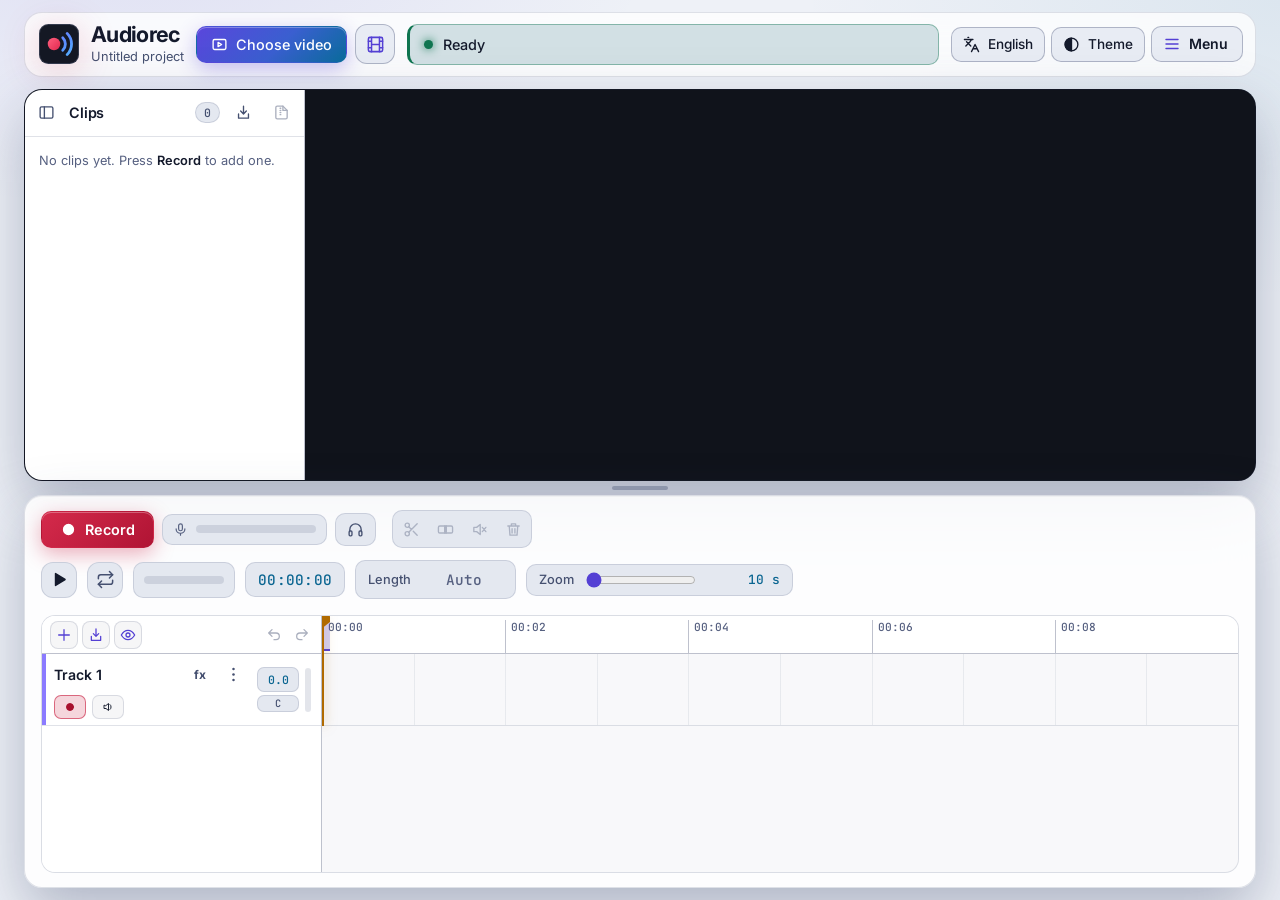
<file: app/index.html>
<!doctype html>
<html lang="en">
<head>
  <meta charset="utf-8">
  <meta name="viewport" content="width=device-width, initial-scale=1">
  <title>Audiorec</title>
  <link rel="icon" type="image/svg+xml" href="data:image/svg+xml,%3Csvg xmlns='http://www.w3.org/2000/svg' viewBox='0 0 64 64'%3E%3Cdefs%3E%3ClinearGradient id='logo-wave' gradientUnits='userSpaceOnUse' x1='0' y1='0' x2='64' y2='64'%3E%3Cstop offset='0' stop-color='%238b7bff'/%3E%3Cstop offset='.55' stop-color='%235b8cff'/%3E%3Cstop offset='1' stop-color='%234fd1ff'/%3E%3C/linearGradient%3E%3ClinearGradient id='logo-dot' gradientUnits='userSpaceOnUse' x1='14' y1='22' x2='34' y2='42'%3E%3Cstop offset='0' stop-color='%23ff5f7e'/%3E%3Cstop offset='1' stop-color='%23e0294f'/%3E%3C/linearGradient%3E%3C/defs%3E%3Crect width='64' height='64' rx='15' fill='%23141824'/%3E%3Crect x='.75' y='.75' width='62.5' height='62.5' rx='14.25' fill='none' stroke='%2394a3c8' stroke-opacity='.28' stroke-width='1.5'/%3E%3Ccircle cx='24' cy='32' r='10' fill='url%28%23logo-dot%29'/%3E%3Cg fill='none' stroke='url%28%23logo-wave%29' stroke-width='4.5' stroke-linecap='round'%3E%3Cpath d='M38 22a14 14 0 0 1 0 20'/%3E%3Cpath d='M45 15a24 24 0 0 1 0 34'/%3E%3C/g%3E%3C/svg%3E">
  <link rel="preconnect" href="https://fonts.googleapis.com">
  <link rel="preconnect" href="https://fonts.gstatic.com" crossorigin>
  <link rel="stylesheet" href="https://fonts.googleapis.com/css2?family=Inter:wght@400;500;600;700&family=JetBrains+Mono:wght@500&display=swap">
  <script src="theme.js"></script>
  <link rel="stylesheet" href="style.css">
</head>
<body>
  <svg class="icon-library" xmlns="http://www.w3.org/2000/svg" aria-hidden="true"><symbol id="i-info" viewBox="0 0 24 24"><circle cx="12" cy="12" r="9"/><path d="M12 11v5m0-8h.01"/></symbol><symbol id="i-settings" viewBox="0 0 24 24"><path d="M10 2h4l.6 2.3 2 1.1 2.3-.6 2 3.5-1.7 1.7v2.4l1.7 1.7-2 3.5-2.3-.6-2 1.1L14 22h-4l-.6-2.3-2-1.1-2.3.6-2-3.5 1.7-1.7v-2.4L3.1 9.9l2-3.5 2.3.6 2-1.1z"/><circle cx="12" cy="12" r="3"/></symbol><symbol id="i-video" viewBox="0 0 24 24"><rect x="3" y="5" width="18" height="14" rx="2"/><path d="m10 9 5 3-5 3z"/></symbol><symbol id="i-film" viewBox="0 0 24 24"><rect x="3" y="3" width="18" height="18" rx="2"/><path d="M7 3v18M17 3v18M3 8h4M3 16h4M17 8h4M17 16h4M7 12h10"/></symbol><symbol id="i-volume" viewBox="0 0 24 24"><path d="M4 9v6h4l5 4V5L8 9zm12-2c3 2 3 8 0 10"/></symbol><symbol id="i-mute" viewBox="0 0 24 24"><path d="M4 9v6h4l5 4V5L8 9zm12 0 5 6m0-6-5 6"/></symbol><symbol id="i-record" viewBox="0 0 24 24"><circle cx="12" cy="12" r="7"/></symbol><symbol id="i-stop" viewBox="0 0 24 24"><rect x="5" y="5" width="14" height="14" rx="2"/></symbol><symbol id="i-plus" viewBox="0 0 24 24"><path d="M12 4v16M4 12h16"/></symbol><symbol id="i-save" viewBox="0 0 24 24"><path d="M4 3h14l3 3v15H3V3zm3 0v7h10V3M7 21v-8h10v8"/></symbol><symbol id="i-open" viewBox="0 0 24 24"><path d="M3 7h7l2 2h9l-2 11H3L1 9h2z"/></symbol><symbol id="i-download" viewBox="0 0 24 24"><path d="M12 3v13m-5-5 5 5 5-5M4 18v3h16v-3"/></symbol><symbol id="i-close" viewBox="0 0 24 24"><path d="M5 5 19 19M19 5 5 19"/></symbol><symbol id="i-file-plus" viewBox="0 0 24 24"><path d="M14 3H6v18h12V7zm0 0v4h4M12 11v6m-3-3h6"/></symbol><symbol id="i-wave" viewBox="0 0 24 24"><path d="M3 12h2m3-5v10m4-14v18m4-13v8m4-5v2"/></symbol><symbol id="i-menu" viewBox="0 0 24 24"><path d="M4 6h16M4 12h16M4 18h16"/></symbol><symbol id="i-sidebar" viewBox="0 0 24 24"><rect x="3" y="4" width="18" height="16" rx="2"/><path d="M9 4v16"/></symbol><symbol id="i-zip" viewBox="0 0 24 24"><path d="M14 3H6a2 2 0 0 0-2 2v14a2 2 0 0 0 2 2h12a2 2 0 0 0 2-2V9z"/><path d="M14 3v6h6M10 6h1m-1 3h1m-1 3h1m-1 3h1"/></symbol><symbol id="i-more" viewBox="0 0 24 24"><circle cx="12" cy="5" r="1.6" fill="currentColor" stroke="none"/><circle cx="12" cy="12" r="1.6" fill="currentColor" stroke="none"/><circle cx="12" cy="19" r="1.6" fill="currentColor" stroke="none"/></symbol><symbol id="i-scissors" viewBox="0 0 24 24"><circle cx="6" cy="6" r="3"/><circle cx="6" cy="18" r="3"/><path d="M20 4 8.1 15.9M14.5 14.5 20 20M8.1 8.1 12 12"/></symbol><symbol id="i-trash" viewBox="0 0 24 24"><path d="M4 7h16M10 11v6m4-6v6M6 7l1 13h10l1-13M9 7V4h6v3"/></symbol><symbol id="i-undo" viewBox="0 0 24 24"><path d="M9 14 4 9l5-5M4 9h11a5 5 0 0 1 0 10h-3"/></symbol><symbol id="i-redo" viewBox="0 0 24 24"><path d="m15 14 5-5-5-5M20 9H9a5 5 0 0 0 0 10h3"/></symbol><symbol id="i-mic" viewBox="0 0 24 24"><rect x="9" y="3" width="6" height="11" rx="3"/><path d="M5 11a7 7 0 0 0 14 0M12 18v3"/></symbol><symbol id="i-headphones" viewBox="0 0 24 24"><path d="M4 15v-3a8 8 0 0 1 16 0v3"/><rect x="3" y="14" width="4" height="7" rx="1.5"/><rect x="17" y="14" width="4" height="7" rx="1.5"/></symbol><symbol id="i-import" viewBox="0 0 24 24"><path d="M12 3v11m-4-4 4 4 4-4M5 14v6h14v-6"/></symbol><symbol id="i-play" viewBox="0 0 24 24"><path d="M7 4.5v15l12-7.5z"/></symbol><symbol id="i-pause" viewBox="0 0 24 24"><path d="M8 5v14m8-14v14"/></symbol><symbol id="i-eye" viewBox="0 0 24 24"><path d="M2 12s4-7 10-7 10 7 10 7-4 7-10 7-10-7-10-7z"/><circle cx="12" cy="12" r="3"/></symbol><symbol id="i-eye-off" viewBox="0 0 24 24"><path d="M4.5 5.5 19.5 18.5M9.5 9.4A3 3 0 0 0 12 15a3 3 0 0 0 2.6-1.5M6.4 6.9C3.9 8.5 2 12 2 12s4 7 10 7c1.6 0 3-.4 4.3-1M10 5.2A9 9 0 0 1 12 5c6 0 10 7 10 7s-1 1.7-2.7 3.4"/></symbol><symbol id="i-language" viewBox="0 0 24 24"><path d="m5 8 6 6m-7 0 6-6 2-3M2 5h12M7 2h1m14 20-5-10-5 10m2-4h6"/></symbol><symbol id="i-theme" viewBox="0 0 24 24"><circle cx="12" cy="12" r="9"/><path d="M12 3a9 9 0 0 0 0 18z" fill="currentColor"/></symbol><symbol id="i-power" viewBox="0 0 24 24"><path d="M12 3v9M6.4 6.4a8 8 0 1 0 11.2 0"/></symbol><symbol id="i-glue" viewBox="0 0 24 24"><rect x="2" y="7" width="11" height="10" rx="2"/><rect x="11" y="7" width="11" height="10" rx="2"/><path d="M11 7v10m2-10v10"/></symbol><symbol id="i-loop" viewBox="0 0 24 24"><path d="m17 2 4 4-4 4"/><path d="M3 11V9a3 3 0 0 1 3-3h15"/><path d="m7 22-4-4 4-4"/><path d="M21 13v2a3 3 0 0 1-3 3H3"/></symbol><symbol id="i-layers" viewBox="0 0 24 24"><path d="m12 3 9 5-9 5-9-5zm-9 9 9 5 9-5M3 16l9 5 9-5"/></symbol></svg>
  <div id="file-drop" class="file-drop" aria-hidden="true" hidden><span class="file-drop-card"><svg class="icon"><use href="#i-import"/></svg>Drop audio or video files to import</span></div>
  <main class="app">
    <header class="topbar">
      <div class="brand"><svg class="logo" viewBox="0 0 64 64" aria-hidden="true"><defs><linearGradient id="logo-wave" gradientUnits="userSpaceOnUse" x1="0" y1="0" x2="64" y2="64"><stop offset="0" stop-color="#8b7bff"/><stop offset=".55" stop-color="#5b8cff"/><stop offset="1" stop-color="#4fd1ff"/></linearGradient><linearGradient id="logo-dot" gradientUnits="userSpaceOnUse" x1="14" y1="22" x2="34" y2="42"><stop offset="0" stop-color="#ff5f7e"/><stop offset="1" stop-color="#e0294f"/></linearGradient></defs><rect width="64" height="64" rx="15" fill="#141824"/><rect x=".75" y=".75" width="62.5" height="62.5" rx="14.25" fill="none" stroke="#94a3c8" stroke-opacity=".28" stroke-width="1.5"/><circle cx="24" cy="32" r="10" fill="url(#logo-dot)"/><g fill="none" stroke="url(#logo-wave)" stroke-width="4.5" stroke-linecap="round"><path d="M38 22a14 14 0 0 1 0 20"/><path d="M45 15a24 24 0 0 1 0 34"/></g></svg><div><h1>Audiorec</h1><p id="project-name" class="project-name">Untitled project</p></div></div>
      <div class="video-controls"><label id="video-picker" class="button video-picker" for="video-file" title="Choose video"><svg class="icon"><use href="#i-video"/></svg><span id="video-name" class="video-name">Choose video</span></label><input id="video-file" type="file" accept="video/*" hidden><button id="video-panel-toggle" class="icon-button ghost" type="button" aria-pressed="true" aria-expanded="true" aria-controls="video-panel" aria-label="Hide video and clips panel (V)" title="Hide video and clips panel (V)"><svg class="icon" aria-hidden="true"><use href="#i-film"/></svg></button></div>
      <span id="status" role="status" aria-live="polite">Ready</span>
      <div class="header-actions"><button id="language-button" class="language-button" type="button" popovertarget="language-menu" aria-label="Language" title="Language"><svg class="icon"><use href="#i-language"/></svg><span></span></button><button id="theme-button" class="language-button theme-button" type="button" popovertarget="theme-menu" aria-label="Theme" title="Theme"><svg class="icon"><use href="#i-theme"/></svg><span>Theme</span></button><button id="project-menu-button" class="menu-button" type="button" popovertarget="project-menu" title="Project, export and settings"><svg class="icon"><use href="#i-menu"/></svg>Menu</button></div>
      <div id="language-menu" class="menu language-menu" popover aria-label="Language"><span class="menu-label">Language</span><div id="language-options"></div></div>
      <div id="theme-menu" class="menu language-menu" popover aria-label="Theme"><span class="menu-label">Theme</span><p class="language-hint">System follows the light or dark setting of your device.</p><div id="theme-options"></div></div>
      <div id="project-menu" class="menu" popover><button id="new-project" class="menu-item" type="button" title="New project"><svg class="icon"><use href="#i-file-plus"/></svg>New project</button><button id="open-project-button" class="menu-item" type="button" title="Open project"><svg class="icon"><use href="#i-open"/></svg>Open project…</button><input id="open-project" type="file" accept=".audiorec" hidden><button id="save-project" class="menu-item" type="button" title="Save project"><svg class="icon"><use href="#i-save"/></svg>Save project</button><div class="menu-separator" role="separator"></div><button id="export" class="menu-item" type="button" aria-haspopup="dialog" title="Export audio or video"><svg class="icon"><use href="#i-download"/></svg>Export…</button><div class="menu-separator" role="separator"></div><button id="open-settings" class="menu-item" type="button" aria-haspopup="dialog" aria-controls="device-dialog" title="Device settings"><svg class="icon"><use href="#i-settings"/></svg>Settings</button><button id="open-help" class="menu-item" type="button" aria-haspopup="dialog" aria-controls="help-dialog" title="Help"><svg class="icon"><use href="#i-info"/></svg>Help</button></div>
      <dialog id="help-dialog" class="tip help-dialog" aria-labelledby="help-title"><div class="dialog-heading"><h2 id="help-title"><svg class="icon"><use href="#i-info"/></svg>Help</h2><button type="button" class="icon-button ghost tip-close" aria-label="Close" title="Close (Esc)"><svg class="icon"><use href="#i-close"/></svg></button></div><div class="help-tabs" role="tablist" aria-label="Help"><button id="help-tab-files" class="help-tab" type="button" role="tab" aria-controls="help-files" aria-selected="true">Saving &amp; exporting</button><button id="help-tab-recording" class="help-tab" type="button" role="tab" aria-controls="help-recording" aria-selected="false" tabindex="-1">Recording</button><button id="help-tab-tracks" class="help-tab" type="button" role="tab" aria-controls="help-tracks" aria-selected="false" tabindex="-1">Editing tracks</button><button id="help-tab-keys" class="help-tab" type="button" role="tab" aria-controls="help-keys" aria-selected="false" tabindex="-1">Keyboard shortcuts</button></div><div id="help-files" class="tip-body help-panel" role="tabpanel" aria-labelledby="help-tab-files" tabindex="0"><p data-i18n-html="tip-files-1">The project <strong>autosaves</strong> in this browser.</p><p data-i18n-html="tip-files-2"><strong>New project</strong> clears the video and all recordings — save a copy first if you want to keep them.</p><p data-i18n-html="tip-files-3"><strong>Save project</strong> writes a <code>.audiorec</code> file (video + recordings). The first time it asks where to save; after that — or after <strong>Open project</strong> — it overwrites the same file. Browsers that can&#39;t write files directly download a new copy instead.</p><p data-i18n-html="tip-files-4"><strong>Export</strong> saves <strong>Audio only</strong> (a WAV) or <strong>Video + audio</strong> (an MP4 with the original picture; the range must end within the video). Both contain the mix of the tracks that are neither muted nor hidden, without muted clips. Choose the <strong>start</strong> and <strong>end</strong>; by default they are the two <strong>export markers</strong> on the timeline ruler, which start at 0 and at the timeline <strong>Length</strong> (the video length unless you set one). Silence is added where nothing plays. The video&#39;s own audio is mixed in only if you tick it.</p></div><div id="help-recording" class="tip-body help-panel" role="tabpanel" aria-labelledby="help-tab-recording" tabindex="0" hidden><p data-i18n-html="tip-recording-1">Enable <strong>REC</strong> on the track to record on (one track at a time), press <strong>Record</strong> and speak while the timeline plays, over the video if you chose one. Pausing or seeking stops the recording.</p><p data-i18n-html="tip-recording-2"><kbd>Space</kbd> play / pause · <kbd>*</kbd> start / stop recording · <kbd>F</kbd> full screen</p><p data-i18n-html="tip-recording-3"><strong>Mute</strong> on the <strong>Video audio</strong> row silences the video&#39;s own sound. It only affects what you hear; Export has its own option for the video audio.</p></div><div id="help-tracks" class="tip-body help-panel" role="tabpanel" aria-labelledby="help-tab-tracks" tabindex="0" hidden><p data-i18n-html="tip-tracks-1"><strong>Drag</strong> a clip to move it; drag its <strong>edges</strong> to trim start and end. Drop it on <strong>another track</strong> to move it there at the same time position. Hold <kbd>Alt</kbd> while you start dragging to <strong>duplicate</strong> the selected clips instead.</p><p data-i18n-html="tip-tracks-2"><strong>Double-click</strong> a track name to rename it. <strong>Double-click</strong> a clip to open its settings: name, gain (fader or typed dB), fade in and fade out in ms. Under each track volume is its <strong>pan</strong>; click either value to open the fader with the pan slider, and type a value to set it exactly (dB, or L/R 0–100, C for centre).</p><p data-i18n-html="tip-tracks-menu">The <strong>+</strong> button above the track names adds a track. The <strong>⋮</strong> button on a track opens its menu, with its <strong>color</strong> and <strong>Remove track</strong>.</p><p data-i18n-html="tip-tracks-eq">The <strong>fx</strong> button opens a compact effect list. Drag the handles to reorder effects, or use Alt+Up/Down on a focused row. Click an <strong>equalizer</strong> to open its editor: drag knobs vertically or edit their values; Shift gives finer adjustment. The graph shows the EQ response and a live 30-band spectrum during playback. The compressor has threshold, ratio, knee, attack/release, input/output gain and dry/wet mix knobs, with a transfer curve and live input/reduction/output meters. It uses the browser's native dynamics processing, without external sidechain or adaptive timing. Add delay (feedback/tone), reverb (Hall, Room or Plate), pitch shifter, stereo chorus or a downward expander from the same list. Their editors use the same knobs and editable values. Pitch shifting preserves duration but not formants; the expander requires AudioWorklet on localhost or HTTPS. Extend the timeline/export range if you want complete delay and reverb tails. Click outside a dialog to close it. Effects and their order are saved with the project and applied to mixed exports, not individual clip downloads. Each row in the list shows its position in the chain and has an on/off button and a remove button (Ctrl+Z undoes it); the <strong>fx</strong> button shows how many effects the track has. In the equalizer graph, drag the numbered points to change a band&#39;s frequency and gain (L and H are the cuts). The switch next to the title turns the effect on or off; the ring around each knob shows its value. The low and high cuts have no resonance: set their frequency and choose a slope of 12, 24, 36 or 48 dB/oct. The pitch shifter joins the audio where the waveforms match; its <strong>Window</strong> sets the length of the joined pieces and, like the expander, it needs AudioWorklet (localhost or HTTPS).</p><p data-i18n-html="tip-tracks-3"><strong>Click</strong> a clip to select it, <kbd>Shift</kbd>+click to select more, or drag a box over empty space (<kbd>Shift</kbd> adds to the selection); <kbd>Del</kbd> or the trash button removes the selected clips, <kbd>Esc</kbd> clears the selection.</p><p data-i18n-html="tip-tracks-4"><kbd>C</kbd> or the scissors button <strong>cuts</strong> the selected clips in two at the playhead; <kbd>M</kbd> or the speaker button <strong>mutes</strong> them (press again to unmute).</p><p data-i18n-html="tip-tracks-5"><kbd>Ctrl</kbd>+<kbd>Z</kbd> undo · <kbd>Ctrl</kbd>+<kbd>Shift</kbd>+<kbd>Z</kbd> or <kbd>Ctrl</kbd>+<kbd>Y</kbd> redo, for every change to tracks and clips.</p><p data-i18n-html="tip-tracks-6"><strong>Click or drag on the ruler</strong> to move through the video; hold it near an edge to scroll, faster the longer you hold. Times read <code>min:sec:frame</code>, using the video&#39;s frame rate. </p><p data-i18n-html="tip-tracks-7">The two <strong>export markers</strong> on the ruler set what Export saves: drag them, press <kbd>I</kbd> / <kbd>O</kbd> to place them at the playhead, double-click one to reset it.</p><p data-i18n-html="tip-tracks-8"><strong>Zoom</strong> with the slider, <kbd>W</kbd> / <kbd>E</kbd>, or <kbd>Ctrl</kbd> + mouse wheel over the timeline. Fully left shows the whole timeline; fully right shows 1 second.</p><p data-i18n-html="tip-tracks-9">The <strong>import</strong> buttons, above the track names and in the <strong>Clips</strong> list, add audio files at the playhead on the REC track, one after another. Drop audio anywhere in the app to do the same, or on a track to place it where you drop. Drop a video anywhere to choose it instead. Only the first supported file in a drop is imported.</p><p data-i18n-html="tip-tracks-clips">The <strong>Clips</strong> list next to the video shows every clip in timeline order: click one to jump to its start and select it (<kbd>Shift</kbd>+click adds it to the selection), double-click to rename it. Each row has a WAV download button; the heading downloads all clips as a ZIP and can hide the list. The film button next to Choose video shows or hides the entire video and clips panel without changing playback or audio; this layout preference is remembered in the browser.</p><p data-i18n-html="tip-tracks-10"><strong>Mute</strong> silences a track in playback and leaves it out of the export.</p><p data-i18n-html="tip-tracks-11">The <strong>Video audio</strong> row at the top shows the sound of the video, so you can time your voice to it. It can&#39;t be edited; Export can include it.</p><p data-i18n-html="tip-tracks-12">The <strong>eye</strong> button above the track names opens <strong>Show or hide tracks</strong>: switch a track off to take it off the timeline and out of playback and both exports. Hiding is not deleting and not muting: the recordings, the volume and mute stay as they were, and a hidden track stays out of both exports until you show it again. Hiding the REC track moves REC to a visible track.</p></div><div id="help-keys" class="tip-body help-panel" role="tabpanel" aria-labelledby="help-tab-keys" tabindex="0" hidden></div></dialog>
    </header>
    <section id="video-panel" class="panel video-panel" aria-label="Clips and video">
      <aside id="clip-list" class="clip-list" aria-label="Clips"><div class="clip-list-heading"><button id="clip-list-toggle" class="clip-tool ghost" type="button" aria-expanded="true" aria-controls="clip-items" title="Hide the clip list"><svg class="icon"><use href="#i-sidebar"/></svg></button><h2>Clips</h2><span id="clip-count" translate="no" class="clip-count">0</span><button id="clip-import" class="clip-tool ghost" type="button" title="Import audio files at the playhead on the REC track" disabled><svg class="icon"><use href="#i-import"/></svg></button><button id="clip-zip" class="clip-tool ghost" type="button" title="Download all clips as a ZIP of WAV files" disabled><svg class="icon"><use href="#i-zip"/></svg></button></div><ol id="clip-items" class="clip-items"></ol><p id="clip-empty" class="clip-empty" data-i18n-html="clip-empty">No clips yet. Press <strong>Record</strong> to add one.</p></aside>
      <div class="video-frame"><video id="video" playsinline></video><span id="rec-badge" class="rec-badge" aria-hidden="true">REC</span></div>
    </section>
    <div id="splitter" class="splitter" role="separator" aria-orientation="horizontal" aria-label="Resize video and tracks panels" tabindex="0" title="Drag to resize panels (double-click: reset)"></div>
    <section id="tracks-panel" class="panel tracks-panel" aria-label="Audio tracks">
      <div class="section-heading"><div class="heading-start"><div class="record-controls"><button id="record" class="record" type="button" title="Record (*)"><svg class="icon"><use href="#i-record"/></svg>Record</button><button id="input-meter" class="input-meter" type="button" aria-pressed="false" aria-label="Microphone input level" title="Input level: click to listen to the microphone"><svg class="icon"><use href="#i-mic"/></svg><span class="meter-track"><span id="input-meter-fill" class="meter-fill"></span></span></button><button id="monitor" class="monitor-button" type="button" aria-pressed="false" aria-label="Monitor microphone" title="Monitor: hear the microphone"><svg class="icon"><use href="#i-headphones"/></svg></button></div><div class="clip-actions" role="group" aria-label="Clip editing"><button id="cut-clip" class="clip-action" type="button" title="Cut the selected clip at the playhead (C)" disabled><svg class="icon"><use href="#i-scissors"/></svg></button><button id="glue-clips" class="clip-action" type="button" title="Glue the selected overlapping clips (G)" disabled><svg class="icon"><use href="#i-glue"/></svg></button><button id="mute-clips" class="clip-action" type="button" aria-pressed="false" title="Mute the selected clips (M)" disabled><svg class="icon"><use href="#i-mute"/></svg></button><button id="delete-clips" class="clip-action danger-action" type="button" title="Delete the selected clips (Del)" disabled><svg class="icon"><use href="#i-trash"/></svg></button></div></div><div class="heading-actions"><button id="play" class="icon-button play-button" type="button" aria-pressed="false" aria-label="Play" title="Play (Space)"><svg class="icon"><use href="#i-play"/></svg></button><button id="loop" class="icon-button loop-button" type="button" aria-pressed="false" title="Loop playback between the export markers (L)"><svg class="icon"><use href="#i-loop"/></svg></button><span class="master-meter" title="Output level (all tracks and video)"><span class="meter-track"><span id="master-meter" class="meter-fill"></span></span></span><span id="time-display" translate="no" class="time-display" aria-label="Playback position">00:00.0</span><label class="length-field" title="Timeline length: mm:ss:ff, mm:ss or seconds; empty = video length. Also the default export range"><span>Length</span><input id="timeline-length" type="text" inputmode="decimal" autocomplete="off" spellcheck="false" placeholder="Auto" aria-label="Timeline length"></label><label class="zoom" title="Visible timeline length (+ / -)"><span>Zoom</span><input id="zoom" type="range" min="0" max="1000" step="1" value="0" aria-label="Visible timeline length"><output id="zoom-level" translate="no" for="zoom" class="zoom-level">10 s</output></label><div id="volume-popover" class="menu volume-popover" popover><span id="volume-title" class="menu-label"></span><input id="volume-slider" class="volume-slider" type="range" min="0" max="1000" aria-label="Volume"><input id="volume-level" class="volume-level level-field" type="text" inputmode="decimal" autocomplete="off" spellcheck="false" translate="no" aria-label="Volume (dB)"><span class="volume-hint">Double-click: 0 dB</span><div id="pan-control" class="pan-control" hidden><span class="menu-label">Pan</span><input id="pan-slider" class="pan-slider" type="range" min="-100" max="100" step="1" aria-label="Pan"><input id="pan-value" class="volume-level level-field" type="text" autocomplete="off" spellcheck="false" translate="no" aria-label="Pan value"><span class="volume-hint">Double-click: centre</span></div></div></div></div>
      <div class="track-area"><div id="track-headers" class="track-headers"><div class="ruler-spacer track-tools"><button id="add-track" class="tool-button" type="button" title="Add track"><svg class="icon"><use href="#i-plus"/></svg></button><button id="import-audio" class="tool-button" type="button" title="Import audio files at the playhead on the REC track"><svg class="icon"><use href="#i-import"/></svg></button><input id="import-file" type="file" accept="audio/*" multiple hidden><button id="track-visibility" class="tool-button" type="button" title="Show or hide tracks"><svg class="icon"><use href="#i-eye"/></svg></button><span class="track-tools-end"><div class="history" role="group" aria-label="Undo and redo"><button id="undo" class="tool-icon ghost" type="button" aria-label="Undo" title="Undo (Ctrl+Z)" disabled><svg class="icon"><use href="#i-undo"/></svg></button><button id="redo" class="tool-icon ghost" type="button" aria-label="Redo" title="Redo (Ctrl+Shift+Z)" disabled><svg class="icon"><use href="#i-redo"/></svg></button></div></span></div><div id="video-audio-head" class="track-head video-audio-head" title="Audio of the video: not editable; Export can include it" hidden><div class="track-head-top"><svg class="icon"><use href="#i-video"/></svg><span class="track-name">Video audio</span></div><div class="track-head-bottom"><button id="video-audio-mute" class="muted" type="button" aria-pressed="false" aria-label="Mute video audio"></button></div><div class="track-mix"><button id="video-audio-volume" class="volume-handle" type="button" aria-haspopup="true">0.0</button><span class="out-meter" title="Output level"><span id="video-audio-meter" class="out-meter-fill"></span></span></div></div><div id="track-heads" class="track-heads"></div></div><div id="timeline-scroll" class="timeline-scroll"><div id="timeline" class="timeline"><div id="ruler" class="ruler" title="Move video playhead (click or drag)" aria-label="Video position"></div><div id="video-audio-row" class="lane-row video-audio-row" hidden><div id="video-audio-lane" class="video-audio-lane"><span id="video-audio-note" class="video-audio-note"></span></div></div><div id="tracks" class="tracks"></div><div id="timeline-end" class="timeline-end" aria-hidden="true" hidden></div><div id="mark-in-line" class="mark-line" aria-hidden="true"></div><div id="mark-out-line" class="mark-line" aria-hidden="true"></div><div id="playhead" class="playhead" aria-hidden="true"></div></div></div></div>
    </section>
  </main>
  <dialog id="fx-dialog" aria-labelledby="fx-title">
    <form method="dialog"><div class="dialog-heading"><h2 id="fx-title">Effects</h2><button type="submit" class="icon-button ghost" aria-label="Close" title="Close (Esc)"><svg class="icon"><use href="#i-close"/></svg></button></div></form>
    <select id="fx-add" aria-label="Add effect" autocomplete="off"><option value="" selected>Add effect</option><option value="equalizer">Equalizer</option><option value="compressor">Compressor</option><option value="delay">Delay</option><option value="reverb">Reverb</option><option value="pitch">Pitch shifter</option><option value="chorus">Chorus</option><option value="expander">Expander</option></select>
    <ol id="fx-list" aria-label="Effects"></ol><p id="fx-empty">No effects added.</p>
    <span id="fx-announcement" class="sr-only" aria-live="polite"></span>
  </dialog>
  <dialog id="eq-dialog" aria-labelledby="eq-title">
    <div class="dialog-heading"><h2 id="eq-title">Equalizer</h2><label class="fx-switch"><input id="eq-enabled" type="checkbox" role="switch"><span>Enable equalizer</span></label><form method="dialog"><button type="submit" class="icon-button ghost" aria-label="Close" title="Close (Esc)"><svg class="icon"><use href="#i-close"/></svg></button></form></div>
    <div id="eq-editor">
    <canvas id="eq-graph" width="900" height="260" role="img" aria-label="Equalizer response curve and live octave spectrum, 20 Hz to 20 kHz"></canvas>
    <p class="eq-caption">Curve: −24 to +24 dB. Spectrum: −90 to 0 dBFS, three bars per octave (last band ends at 20 kHz). <strong>Drag the numbered points to change frequency and gain.</strong></p><div id="eq-controls"></div></div>
    <div class="fx-footer"><button id="eq-remove" type="button" class="fx-remove-button"><svg class="icon"><use href="#i-trash"/></svg>Remove equalizer</button></div>
  </dialog>
  <dialog id="compressor-dialog" aria-labelledby="compressor-title">
    <div class="dialog-heading"><h2 id="compressor-title">Compressor</h2><label class="fx-switch"><input id="compressor-enabled" type="checkbox" role="switch"><span>Enable compressor</span></label><form method="dialog"><button type="submit" class="icon-button ghost" aria-label="Close" title="Close (Esc)"><svg class="icon"><use href="#i-close"/></svg></button></form></div>
    <div class="compressor-panel"><div id="compressor-dynamics" class="compressor-knobs"></div><div class="compressor-display"><canvas id="compressor-graph" width="440" height="300" role="img" aria-label="Compressor input/output transfer curve"></canvas><div class="compressor-meters"><label>Input<progress id="compressor-input-meter" max="60" value="0"></progress><output id="compressor-input-value">−∞ dBFS</output></label><label>Reduction<progress id="compressor-reduction-meter" max="36" value="0"></progress><output id="compressor-reduction-value">0.0 dB</output></label><label>Output<progress id="compressor-output-meter" max="60" value="0"></progress><output id="compressor-output-value">−∞ dBFS</output></label></div></div><div id="compressor-controls" class="compressor-knobs"></div></div>
    <p class="eq-caption">Static curve before native auto makeup. Live meters show actual playback. Native lookahead and stereo linking; no external sidechain or adaptive timing.</p>
    <div class="fx-footer"><button id="compressor-remove" type="button" class="fx-remove-button"><svg class="icon"><use href="#i-trash"/></svg>Remove compressor</button></div>
  </dialog>
  <dialog id="utility-dialog" aria-labelledby="utility-title">
    <div class="dialog-heading"><h2 id="utility-title">Audio effect</h2><label class="fx-switch"><input id="utility-enabled" type="checkbox" role="switch"><span>Enable effect</span></label><form method="dialog"><button type="submit" class="icon-button ghost" aria-label="Close" title="Close (Esc)"><svg class="icon"><use href="#i-close"/></svg></button></form></div>
    <canvas id="utility-graph" width="660" height="180" role="img" aria-label="Effect visualization"></canvas>
    <div class="utility-info"><span id="utility-readout" class="utility-readout"></span><label id="reverb-preset-field" hidden>Preset <select id="reverb-preset"><option value="hall">Hall</option><option value="room">Room</option><option value="plate">Plate</option></select></label></div>
    <div id="utility-meter" class="utility-meter" hidden><label for="utility-reduction">Reduction</label><progress id="utility-reduction" max="80" value="0"></progress><output id="utility-reduction-value">0.0 dB</output></div>
    <div id="utility-controls" class="utility-knobs"></div><p id="utility-note" class="eq-caption"></p>
    <div class="fx-footer"><button id="utility-remove" type="button" class="fx-remove-button"><svg class="icon"><use href="#i-trash"/></svg>Remove effect</button></div>
  </dialog>
  <dialog id="clip-dialog" class="clip-dialog" aria-labelledby="clip-dialog-title">
    <div class="dialog-heading"><h2 id="clip-dialog-title">Clip</h2><form method="dialog"><button type="submit" class="icon-button ghost" aria-label="Close" title="Close (Esc)"><svg class="icon"><use href="#i-close"/></svg></button></form></div>
    <label class="clip-field"><span>Name</span><input id="clip-name" type="text" autocomplete="off" spellcheck="false"></label>
    <div class="clip-settings">
      <div class="clip-gain-control"><span class="menu-label">Gain</span><input id="clip-gain-slider" class="volume-slider" type="range" min="0" max="1000" aria-label="Clip gain"><input id="clip-gain-value" class="volume-level level-field" type="text" inputmode="decimal" autocomplete="off" spellcheck="false" translate="no" aria-label="Clip gain (dB)"><span class="volume-hint">Double-click: 0 dB</span></div>
      <div class="clip-fade-controls">
        <label class="clip-field"><span>Fade in (ms)</span><input id="clip-fade-in-slider" type="range" min="0" max="1000" step="1" aria-label="Fade in"><input id="clip-fade-in" class="level-field" type="number" min="0" step="1" aria-label="Fade in (ms)"></label>
        <label class="clip-field"><span>Fade out (ms)</span><input id="clip-fade-out-slider" type="range" min="0" max="1000" step="1" aria-label="Fade out"><input id="clip-fade-out" class="level-field" type="number" min="0" step="1" aria-label="Fade out (ms)"></label>
        <p class="clip-hint">Overlapping clips on a track crossfade automatically; a fade set here applies when it is longer.</p>
      </div>
    </div>
  </dialog>
  <dialog id="visibility-dialog" class="visibility-dialog" aria-labelledby="visibility-title">
    <div class="dialog-heading"><h2 id="visibility-title"><svg class="icon"><use href="#i-eye"/></svg>Show or hide tracks</h2><button id="visibility-close" type="button" class="icon-button ghost" aria-label="Close" title="Close (Esc)"><svg class="icon"><use href="#i-close"/></svg></button></div>
    <p class="visibility-help">Hidden tracks leave the timeline, playback and exports. Mute and volume are not changed.</p>
    <div id="visibility-list" class="visibility-list"></div>
    <div class="dialog-actions"><button id="visibility-ok" type="button" class="accent" onclick="document.getElementById('visibility-dialog').close()">Close</button></div>
  </dialog>
  <dialog id="device-dialog" aria-labelledby="device-title">
    <div class="dialog-heading"><h2 id="device-title">Devices</h2><form method="dialog"><button type="submit" class="icon-button ghost" aria-label="Close settings" title="Close settings (Esc)"><svg class="icon"><use href="#i-close"/></svg></button></form></div>
    <div class="devices"><label>Microphone<select id="input-device"><option value="">Default</option></select><span class="field-hint">Needs the page on localhost or HTTPS.</span></label><label>Output<select id="output-device"><option value="">Default</option></select><span class="field-hint">Output selection depends on the browser.</span></label></div>
    <div class="mic-monitor"><button id="test-mic" type="button" aria-pressed="false" title="Test microphone"><svg class="icon"><use href="#i-record"/></svg>Test microphone</button><div class="meter-group"><label for="mic-level">Microphone level</label><progress id="mic-level" max="100" value="0">0%</progress></div><span id="mic-state" class="hint">Inactive</span></div><div class="mic-option"><button id="enhanced-audio" class="monitor-button" type="button" aria-pressed="false"><svg class="icon"><use href="#i-wave"/></svg>Enhanced audio</button><div class="mic-option-text"><span id="enhanced-state" class="mic-option-state">Off: raw microphone</span><span class="field-hint">Echo cancellation, noise suppression and automatic gain from the browser. Useful with speakers; can lower the voice after each phrase starts.</span></div></div>
  </dialog>
  <dialog id="export-dialog" class="export-dialog" aria-labelledby="export-title">
    <form method="dialog"><div class="dialog-heading"><h2 id="export-title"><svg class="icon"><use href="#i-download"/></svg>Export</h2><button id="export-close" type="button" class="icon-button ghost" aria-label="Close export" title="Close (Esc)"><svg class="icon"><use href="#i-close"/></svg></button></div>
    <fieldset class="export-kinds"><legend>Format</legend><label class="export-kind"><input type="radio" name="export-kind" value="audio" checked><svg class="icon"><use href="#i-wave"/></svg><span class="export-kind-text"><strong>Audio only</strong><span class="field-hint">WAV, 16-bit</span></span></label><label class="export-kind"><input id="export-kind-video" type="radio" name="export-kind" value="video"><svg class="icon"><use href="#i-video"/></svg><span class="export-kind-text"><strong>Video + audio</strong><span id="export-video-hint" class="field-hint">MP4: original picture, new soundtrack</span></span></label></fieldset>
    <label class="export-check"><input id="export-video-audio" type="checkbox"><span>Include the video&#39;s own audio <span class="field-hint">at the Video audio volume</span></span></label>
    <fieldset class="export-range"><legend>Range</legend><div class="export-range-fields"><label class="field">Start<input id="export-start" type="text" inputmode="decimal" autocomplete="off" spellcheck="false"></label><button id="export-start-playhead" type="button" class="export-playhead" title="Start at the playhead">Playhead</button><label class="field">End<input id="export-end" type="text" inputmode="decimal" autocomplete="off" spellcheck="false"></label><button id="export-end-playhead" type="button" class="export-playhead" title="End at the playhead">Playhead</button></div><div class="export-range-presets"><button id="export-markers" type="button" title="Between the export markers on the timeline">Markers</button><button id="export-whole" type="button" title="From 00:00:00 to the timeline length">Whole timeline</button><button id="export-selection" type="button" title="From the first to the last selected clip">Selected clips</button></div></fieldset>
    <p id="export-summary" class="export-summary" aria-live="polite"></p><progress id="export-progress" class="export-progress" max="1" hidden></progress>
    <div class="dialog-actions"><button id="export-cancel" type="button">Cancel</button><button id="export-ok" class="accent" type="submit" autofocus><svg class="icon"><use href="#i-download"/></svg>Export</button></div></form>
  </dialog>
  <dialog id="name-dialog" class="confirm-dialog" aria-labelledby="name-title">
    <form method="dialog"><h2 id="name-title"></h2><label class="field">Name<input id="name-input" type="text" maxlength="80" autocomplete="off" spellcheck="false"></label><div class="dialog-actions"><button id="name-cancel" type="button">Cancel</button><button id="name-ok" class="accent" type="submit" value="ok"></button></div></form>
  </dialog>
  <dialog id="confirm-dialog" class="confirm-dialog" aria-labelledby="confirm-title" aria-describedby="confirm-message">
    <form method="dialog"><h2 id="confirm-title"></h2><p id="confirm-message"></p><div class="dialog-actions"><button id="confirm-cancel" type="submit" value="cancel">Cancel</button><button id="confirm-ok" type="submit" value="ok"></button></div></form>
  </dialog>
  <script src="i18n.js"></script>
  <!-- Locale files (one per language, added by `node tools/i18n.mjs new <code> <Name>`) -->
  <script src="locales/it.js"></script>
  <script src="locales/es.js"></script>
  <script src="locales/ru.js"></script>
  <script src="locales/zh.js"></script>
  <script src="eq.js"></script>
  <script src="compressor.js"></script>
  <script src="effects.js"></script>
  <script src="app.js"></script>
</body>
</html>
</file>
<file: app/style.css>
*{box-sizing:border-box}
/* Themes: theme.js sets <html data-theme="dark|light|accessible">; dark is also the fallback without script.
   Every color below is a token; components only use var(--…). Canvas waveforms read --wave, --wave-video, --wave-rec. */
:root{color-scheme:dark;
  --bg:#07090f;--surface:rgba(20,24,36,.72);--surface-solid:#141824;--raised:#1d2333;--raised-hover:#272f44;
  --line-base:#94a3c8;--line:rgba(148,163,200,.12);--line-strong:rgba(148,163,200,.24);
  --text:#eef1f8;--subtle:#8f9ab3;--muted:#5f6a83;
  --accent:#8b7bff;--accent-2:#4fd1ff;--accent-grad:linear-gradient(135deg,#8b7bff 0%,#5b8cff 55%,#4fd1ff 100%);
  --rec:#ff4d6d;--rec-grad:linear-gradient(135deg,#ff5f7e,#e0294f);
  --ok:#3ee0a1;--warn:#ffc857;
  --rec-text:#ff8fa3;--warn-text:var(--warn);--on-accent:#fff;--accent-edge:#b3a8ff;--accent-glow:#6e6eff;--focus:var(--accent);
  --well:#0b0e16;--field:#0d1019;--video-bg:#030409;--scroll-thumb:#3a4460;--glass:#fff;--shadow:#000;--shine:rgba(255,255,255,.25);
  --topbar:rgba(16,19,29,.6);--menu-bg:linear-gradient(180deg,#1b2031,#141826);--dialog-bg:linear-gradient(180deg,#171b29,#11141e);
  --backdrop:rgba(4,6,12,.7);--past:rgba(4,6,12,.55);--badge-bg:rgba(10,10,16,.7);--badge-text:#fff;
  --handle:rgba(220,225,255,.25);--handle-hover:rgba(220,225,255,.7);--clip-text:var(--text);--label-shadow:0 1px 3px rgba(0,0,0,.6);
  --wave:rgba(230,235,255,.75);--wave-video:rgba(160,172,200,.6);--wave-rec:rgba(255,235,240,.8);
  --bg-glow:radial-gradient(900px 500px at 10% -10%,rgba(139,123,255,.18),transparent 60%),radial-gradient(800px 500px at 100% 0%,rgba(79,209,255,.12),transparent 60%),radial-gradient(700px 400px at 50% 110%,rgba(255,77,109,.07),transparent 60%);
  --radius:18px;--radius-sm:10px;
  --font:"Inter",system-ui,-apple-system,"Segoe UI",sans-serif;--mono:"JetBrains Mono",ui-monospace,Consolas,monospace}
:root[data-theme=light]{color-scheme:light;
  --bg:#eef1f7;--surface:rgba(255,255,255,.86);--surface-solid:#ffffff;--raised:#e8ecf4;--raised-hover:#dce2ee;
  --line-base:#3c4a6e;--line:rgba(40,52,90,.14);--line-strong:rgba(40,52,90,.3);
  --text:#141a2c;--subtle:#455070;--muted:#566080;
  --accent:#5440d4;--accent-2:#0a6591;--accent-grad:linear-gradient(135deg,#5a46dc 0%,#3a5fd0 55%,#0a6c9c 100%);
  --rec:#c81d3e;--rec-grad:linear-gradient(135deg,#d42a4b,#b01434);
  --ok:#0f7550;--warn:#b06a00;
  --rec-text:#a8102d;--warn-text:#7f4c00;--on-accent:#fff;--accent-edge:#2f2196;--accent-glow:#5440d4;--focus:#4632c4;
  --well:#e4e8f0;--field:#ffffff;--video-bg:#10131b;--scroll-thumb:#aeb7cb;--glass:#1d2742;--shadow:#3a4566;--shine:rgba(255,255,255,.3);
  --topbar:rgba(255,255,255,.78);--menu-bg:#ffffff;--dialog-bg:#ffffff;
  --backdrop:rgba(20,26,44,.45);--past:rgba(60,72,110,.16);--badge-bg:rgba(10,10,16,.75);--badge-text:#fff;
  --handle:rgba(20,26,44,.18);--handle-hover:rgba(20,26,44,.5);--clip-text:#141a2c;--label-shadow:0 1px 2px rgba(255,255,255,.75);
  --wave:rgba(20,26,44,.62);--wave-video:rgba(60,72,110,.5);--wave-rec:rgba(90,8,28,.72);
  --bg-glow:radial-gradient(900px 500px at 10% -10%,rgba(84,64,212,.1),transparent 60%),radial-gradient(800px 500px at 100% 0%,rgba(10,101,145,.08),transparent 60%)}
/* Accessible: high contrast, blue / yellow / vermilion (distinguishable with the common color-vision deficiencies by hue
   and lightness), and every state also shown by shape or text (rules at the end of this file). Not tested with CVD users. */
:root[data-theme=accessible]{color-scheme:dark;
  --bg:#000000;--surface:#0b0b0b;--surface-solid:#0b0b0b;--raised:#1c1c1c;--raised-hover:#2e2e2e;
  --line-base:#bdbdbd;--line:#8c8c8c;--line-strong:#d6d6d6;
  --text:#ffffff;--subtle:#e6e6e6;--muted:#c8c8c8;
  --accent:#6cc4ff;--accent-2:#9ad8ff;--accent-grad:linear-gradient(#6cc4ff,#6cc4ff);
  --rec:#ff8a5c;--rec-grad:linear-gradient(#ff8a5c,#ff8a5c);
  --ok:#5ab4f0;--warn:#ffd23f;
  --rec-text:#ffa585;--warn-text:#ffd23f;--on-accent:#000;--accent-edge:#fff;--accent-glow:#6cc4ff;--focus:#ffd23f;
  --well:#000000;--field:#000000;--video-bg:#000000;--scroll-thumb:#bdbdbd;--glass:#fff;--shadow:#000;--shine:transparent;
  --topbar:#0b0b0b;--menu-bg:#0b0b0b;--dialog-bg:#0b0b0b;
  --backdrop:rgba(0,0,0,.8);--past:rgba(0,0,0,.6);--badge-bg:#000;--badge-text:#fff;
  --handle:rgba(255,255,255,.45);--handle-hover:#fff;--clip-text:#fff;--label-shadow:0 0 3px #000,0 0 2px #000;
  --wave:#ffffff;--wave-video:#d6d6d6;--wave-rec:#ffffff;
  --bg-glow:none}
body{margin:0;height:100vh;overflow:hidden;background:var(--bg);color:var(--text);font:14.5px/1.5 var(--font);-webkit-font-smoothing:antialiased;
  background-image:var(--bg-glow);background-attachment:fixed}
.app{width:100%;height:100vh;margin:0;padding:12px clamp(12px,2vw,24px);display:grid;grid-template-rows:auto var(--video-height,minmax(0,1fr)) 14px minmax(0,1fr)}
.app.video-hidden{grid-template-rows:auto minmax(0,1fr)}
.video-panel[hidden],.splitter[hidden]{display:none}
#video-panel-toggle{flex:none}
#video-panel-toggle[aria-pressed=true]{color:var(--accent);background:var(--raised);border-color:var(--line-strong)}
.file-drop[hidden]{display:none}
.file-drop{position:fixed;inset:0;z-index:100;display:grid;place-items:center;pointer-events:none;background:color-mix(in srgb,var(--bg) 78%,transparent);border:4px dashed var(--accent-2)}
.file-drop-card{display:flex;align-items:center;gap:16px;max-width:calc(100vw - 48px);padding:24px 32px;border:1px solid var(--accent);border-radius:var(--radius);background:var(--surface-solid);box-shadow:0 18px 60px var(--bg);color:var(--text);font-weight:600;font-size:1.2rem;text-align:center}
.file-drop-card .icon{width:32px;height:32px;color:var(--accent-2)}
header,.section-heading{display:flex;align-items:center;gap:12px;flex-wrap:wrap}
.section-heading,.topbar{justify-content:space-between}
h1{font-size:1.35rem;font-weight:700;letter-spacing:-.03em;margin:0;line-height:1.1}
h2{font-size:1rem;font-weight:600;letter-spacing:-.01em;margin:0;display:flex;align-items:center;gap:9px}
h2 .icon{color:var(--accent)}
p{margin:0;color:var(--subtle)}
.hint,#status,.file-name{color:var(--subtle);font-size:.85rem}
strong{color:var(--text);font-weight:600}
kbd{font:500 .78rem var(--mono);padding:2px 7px;border-radius:6px;background:var(--raised);border:1px solid var(--line-strong);border-bottom-width:2px;color:var(--text)}

/* Icons */
.icon-library{position:absolute;width:0;height:0;overflow:hidden}
.icon{width:17px;height:17px;flex:none;fill:none;stroke:currentColor;stroke-width:1.9;stroke-linecap:round;stroke-linejoin:round;vertical-align:middle}

/* Top bar */
.topbar{flex-wrap:nowrap;margin-bottom:12px;padding:10px 12px 10px 14px;border:1px solid var(--line);border-radius:var(--radius);background:var(--topbar);backdrop-filter:blur(14px)}
.brand{display:flex;align-items:center;gap:12px}
.logo{display:block;width:40px;height:40px;flex:none;filter:drop-shadow(0 6px 18px color-mix(in srgb,var(--rec) 22%,transparent))}
.project-name{font-size:.8rem;color:var(--subtle);max-width:32ch;overflow:hidden;text-overflow:ellipsis;white-space:nowrap}
.header-actions{display:flex;align-items:center;gap:6px;flex:none}
.language-button{padding:8px 11px;font-size:.85rem;flex:none}
.language-menu{min-width:190px}.language-hint{padding:0 10px 6px;color:var(--muted);font-size:.72rem;max-width:220px}.language-menu :is(#language-options,#theme-options){display:grid;gap:2px}.language-menu .menu-item[aria-current=true]{color:var(--accent-2);background:var(--raised)}
@media(max-width:760px){.language-button span:last-child{display:none}.language-button{width:38px;height:38px;padding:0}.topbar .brand{min-width:0}.topbar .brand>div{min-width:0}.topbar .project-name{max-width:16ch}}

/* Buttons */
button,.button,select{font:500 .9rem/1.2 var(--font);color:var(--text);background:var(--raised);border:1px solid var(--line-strong);border-radius:var(--radius-sm);padding:9px 14px;cursor:pointer;transition:background .18s,border-color .18s,transform .12s,box-shadow .18s,opacity .18s}
button,.button{display:inline-flex;align-items:center;justify-content:center;gap:8px;text-decoration:none;white-space:nowrap;user-select:none}
button:hover,.button:hover{background:var(--raised-hover);border-color:color-mix(in srgb,var(--line-base) 38%,transparent)}
button:active,.button:active{transform:translateY(1px) scale(.98)}
button:focus-visible,.button:focus-visible,select:focus-visible,input:focus-visible{outline:2px solid var(--focus);outline-offset:2px}
button:disabled,select:disabled{opacity:.45;cursor:not-allowed;transform:none}
.icon-button{width:40px;height:40px;padding:0;border-radius:12px}.icon-button .icon{width:19px;height:19px}
.ghost{background:transparent;border-color:transparent;color:var(--subtle)}.ghost:hover{background:var(--raised);color:var(--text);border-color:var(--line)}
.danger{background:var(--rec-grad);border-color:transparent;color:var(--on-accent);box-shadow:0 6px 20px color-mix(in srgb,var(--rec) 30%,transparent),inset 0 1px 0 var(--shine)}
.danger:hover{background:var(--rec-grad);border-color:transparent;filter:brightness(1.1)}
.primary,.accent{background:var(--accent-grad);border-color:transparent;color:var(--on-accent);box-shadow:0 6px 20px color-mix(in srgb,var(--accent-glow) 32%,transparent),inset 0 1px 0 var(--shine)}
.primary:hover,.accent:hover{background:var(--accent-grad);border-color:transparent;filter:brightness(1.1);box-shadow:0 8px 26px color-mix(in srgb,var(--accent-glow) 45%,transparent),inset 0 1px 0 var(--shine)}
.record{background:var(--rec-grad);border-color:transparent;color:var(--on-accent);font-weight:600;padding:9px 18px;box-shadow:0 6px 20px color-mix(in srgb,var(--rec) 35%,transparent),inset 0 1px 0 var(--shine)}
.record:hover{background:var(--rec-grad);border-color:transparent;filter:brightness(1.1)}
.record .icon{fill:currentColor}
.record.active{animation:rec-pulse 1.4s ease-in-out infinite}
@keyframes rec-pulse{0%,100%{box-shadow:0 0 0 0 color-mix(in srgb,var(--rec) 55%,transparent),0 6px 20px color-mix(in srgb,var(--rec) 35%,transparent)}50%{box-shadow:0 0 0 8px color-mix(in srgb,var(--rec) 0%,transparent),0 6px 20px color-mix(in srgb,var(--rec) 35%,transparent)}}

/* Panels */
.panel{min-height:0;display:flex;flex-direction:column;background:var(--surface);border:1px solid var(--line);border-radius:var(--radius);padding:14px 16px;backdrop-filter:blur(18px);box-shadow:0 1px 0 color-mix(in srgb,var(--glass) 4%,transparent) inset,0 24px 60px color-mix(in srgb,var(--shadow) 35%,transparent)}
.video-controls,.record-controls,.heading-start{display:flex;align-items:center;gap:8px;flex:none;min-width:0}
.heading-start{gap:16px}
.clip-actions{display:flex;gap:2px;padding:2px;border-radius:var(--radius-sm);background:var(--well);border:1px solid var(--line)}
.clip-action{width:32px;height:32px;padding:0;border-radius:8px;background:transparent;border-color:transparent;color:var(--subtle)}
.clip-action:hover:not(:disabled){background:var(--raised);color:var(--text)}
.danger-action:hover:not(:disabled){color:var(--rec)}
.clip-action:disabled{opacity:.35}
.clip-action[aria-pressed=true]{color:var(--warn-text);background:color-mix(in srgb,var(--warn) 12%,transparent)}
.input-meter{gap:8px;padding:7px 10px;color:var(--muted);background:var(--well);border-color:var(--line)}
.input-meter[aria-pressed=true]{color:var(--ok)}
.input-meter .icon{width:15px;height:15px}
.meter-track{position:relative;width:120px;height:8px;border-radius:999px;background:color-mix(in srgb,var(--line-base) 14%,transparent);overflow:hidden}
.meter-fill{position:absolute;inset:0 auto 0 0;width:0;border-radius:999px;background:linear-gradient(90deg,var(--ok) 0,var(--ok) 70%,var(--warn) 85%,var(--rec) 100%);background-size:120px 100%}
.monitor-button{padding:7px 11px;font-size:.8rem;color:var(--subtle);background:var(--well);border-color:var(--line)}
.play-button{width:36px;height:36px;color:var(--text);background:var(--well);border-color:var(--line)}
.play-button .icon{fill:currentColor}
.play-button[aria-pressed=true] .icon{fill:none;stroke-width:3}
.loop-button{width:36px;height:36px;color:var(--subtle);background:var(--well);border-color:var(--line)}
/* On: accent colour plus an underline bar, so the state does not rely on colour alone. */
.loop-button[aria-pressed=true]{color:var(--accent);border-color:var(--accent);box-shadow:inset 0 -3px 0 currentColor}
.timeline.looping .mark-band{background:color-mix(in srgb,var(--accent) 26%,transparent)}
.monitor-button[aria-pressed=true]{color:var(--ok);background:color-mix(in srgb,var(--ok) 12%,transparent);border-color:color-mix(in srgb,var(--ok) 50%,transparent)}
.input-meter.clipping{border-color:color-mix(in srgb,var(--rec) 70%,transparent);color:var(--rec)}
.video-controls{flex:0 1 auto}
.video-picker{min-width:0;max-width:36ch}
.video-picker:not(.primary){background:color-mix(in srgb,var(--glass) 4%,transparent);border-color:var(--line);font-weight:500}
.video-picker:not(.primary) .icon{color:var(--accent)}
.video-name{overflow:hidden;text-overflow:ellipsis;white-space:nowrap;min-width:0}
.video-panel{padding:0;overflow:hidden;background:var(--video-bg);flex-direction:row}
.clip-list{width:280px;flex:none;display:flex;flex-direction:column;min-height:0;background:var(--surface-solid);border-right:1px solid var(--line-strong)}
.clip-list-heading{display:flex;align-items:center;gap:8px;padding:8px 8px 8px 6px;border-bottom:1px solid var(--line)}
.clip-list-heading h2{flex:1;min-width:0}
.clip-tool{width:30px;height:30px;padding:0;border-radius:8px;flex:none}.clip-tool .icon{width:17px;height:17px}
.clip-list{transition:width .18s ease}
.clip-list.collapsed{width:46px}
.clip-list.collapsed .clip-list-heading{padding:8px;border-bottom:0}
.clip-list.collapsed :is(h2,.clip-count,#clip-import,#clip-zip,.clip-items,.clip-empty){display:none}
.clip-list.collapsed #clip-list-toggle{color:var(--accent)}
.clip-list-heading h2{font-size:.9rem}
.clip-count{font:500 .72rem var(--mono);color:var(--subtle);padding:2px 8px;border-radius:999px;background:var(--well);border:1px solid var(--line)}
.clip-items{list-style:none;margin:0;padding:6px;overflow:auto;flex:1;min-height:0;display:grid;align-content:start;gap:2px;scrollbar-color:var(--scroll-thumb) transparent;scrollbar-width:thin}
.clip-items:empty{display:none}
.clip-item{display:grid;grid-template-columns:minmax(0,1fr) auto auto;gap:1px 8px;padding:7px 6px 7px 14px;border-radius:8px;cursor:pointer;box-shadow:inset 3px 0 0 var(--track-color);user-select:none;transition:background .12s}
.clip-item:hover{background:var(--raised)}
.clip-item.selected{background:color-mix(in srgb,var(--accent-2) 12%,transparent);box-shadow:inset 3px 0 0 var(--track-color),inset 0 0 0 1px color-mix(in srgb,var(--accent-2) 55%,transparent)}
.clip-item.muted-clip{opacity:.5}
.clip-item-name{font-size:.84rem;font-weight:600;overflow:hidden;text-overflow:ellipsis;white-space:nowrap}
.clip-item-time{font:500 .74rem var(--mono);color:var(--accent-2);align-self:center;font-variant-numeric:tabular-nums}
.clip-item-meta{grid-column:1/3;font-size:.72rem;color:var(--muted);overflow:hidden;text-overflow:ellipsis;white-space:nowrap}
.clip-download{grid-column:3;grid-row:1/3;align-self:center;width:28px;height:28px;padding:0;border-radius:7px;color:var(--muted)}.clip-download .icon{width:15px;height:15px}
.clip-item:hover .clip-download,.clip-download:focus-visible{color:var(--text)}
.clip-download:hover{color:var(--accent-2)}
.clip-empty{padding:14px;font-size:.8rem;color:var(--muted)}
.clip-empty[hidden]{display:none}
.file-name{overflow:hidden;text-overflow:ellipsis;white-space:nowrap;min-width:0;max-width:40ch;padding:6px 12px;border-radius:999px;background:color-mix(in srgb,var(--glass) 4%,transparent);border:1px solid var(--line)}
.video-frame{flex:1;min-height:0;position:relative;overflow:hidden;background:var(--video-bg)}
video{width:100%;height:100%;display:block;background:var(--video-bg);object-fit:contain}
.rec-badge{position:absolute;top:14px;left:14px;display:none;align-items:center;gap:7px;padding:5px 11px 5px 9px;border-radius:999px;background:var(--badge-bg);backdrop-filter:blur(8px);font:600 .75rem var(--mono);letter-spacing:.08em;color:var(--badge-text);border:1px solid color-mix(in srgb,var(--rec) 50%,transparent);pointer-events:none}
.rec-badge::before{content:"";width:9px;height:9px;border-radius:50%;background:var(--rec);box-shadow:0 0 10px var(--rec);animation:blink 1s steps(2,start) infinite}
body.is-recording .rec-badge{display:inline-flex}
.video-frame:fullscreen{border:0;border-radius:0}
body.is-recording .video-panel{border-color:color-mix(in srgb,var(--rec) 55%,transparent);box-shadow:0 0 0 1px color-mix(in srgb,var(--rec) 25%,transparent),0 0 40px color-mix(in srgb,var(--rec) 15%,transparent)}
@keyframes blink{to{visibility:hidden}}

/* Panel splitter */
.splitter{display:grid;place-items:center;cursor:row-resize;touch-action:none;border-radius:6px}
.splitter::before{content:"";width:56px;height:4px;border-radius:999px;background:var(--line-strong);transition:background .15s,width .15s}
.splitter:hover::before,.splitter.dragging::before,.splitter:focus-visible::before{background:var(--accent);width:96px}
.splitter:focus-visible{outline:none}

/* Track heading */
.section-heading{margin-bottom:4px;flex:none}.heading-actions{display:flex;align-items:center;gap:10px}
.history{display:flex;gap:2px}
.zoom{display:flex;align-items:center;gap:10px;padding:5px 12px;border-radius:var(--radius-sm);border:1px solid var(--line);background:var(--well);color:var(--subtle);font-size:.8rem;font-weight:500}
.zoom input{width:110px;accent-color:var(--accent);cursor:pointer}
.zoom-level{min-width:9ch;text-align:right;font:500 .8rem var(--mono);color:var(--accent-2)}
.time-display{font:500 .9rem var(--mono);padding:7px 12px;border-radius:var(--radius-sm);background:var(--well);border:1px solid var(--line);color:var(--accent-2);letter-spacing:.02em;min-width:9ch;text-align:center}

/* Track area: header column on the left, scrolling timeline on the right (rows share --row) */
.track-area{--row:72px;--ruler:38px;flex:1;min-height:0;display:grid;grid-template-columns:280px minmax(0,1fr);margin-top:12px;border:1px solid var(--line);border-radius:14px;overflow:hidden;background:color-mix(in srgb,var(--glass) 2%,transparent)}
.track-headers{overflow:hidden;background:var(--surface-solid);border-right:1px solid var(--line-strong);min-width:0}
.ruler-spacer{position:sticky;top:0;z-index:2;background:var(--surface-solid);height:var(--ruler);border-bottom:1px solid var(--line-strong)}
.track-tools{display:flex;align-items:center;gap:4px;padding:0 6px 0 8px}
.tool-button{width:28px;height:28px;padding:0;border-radius:8px;background:color-mix(in srgb,var(--glass) 4%,transparent);border-color:var(--line)}
.tool-button .icon{width:16px;height:16px;color:var(--accent)}
.track-tools-end{display:flex;align-items:center;gap:2px;margin-left:auto}
.tool-icon{width:26px;height:26px;padding:0;border-radius:8px}.tool-icon .icon{width:16px;height:16px}
.track-head{--mix:44px;box-shadow:inset 4px 0 0 var(--track-color,transparent);height:var(--row);display:grid;grid-template-columns:minmax(0,1fr) auto;align-content:center;column-gap:10px;row-gap:6px;padding:0 10px 0 12px;border-bottom:1px solid var(--line);min-width:0}
.track-mix{grid-column:2;grid-row:1/3;display:flex;align-items:center;gap:6px}
.volume-handle{min-width:6ch;padding:4px 6px;border-radius:7px;font:500 .72rem var(--mono);color:var(--accent-2);background:var(--well);border-color:var(--line);font-variant-numeric:tabular-nums}
.volume-handle:hover,.volume-handle.open{border-color:var(--accent);color:var(--text)}
.volume-popover{min-width:0;width:120px;justify-items:center;gap:8px;padding:10px 8px 12px}
.volume-popover .menu-label{max-width:100%;overflow:hidden;text-overflow:ellipsis;white-space:nowrap;text-align:center}
.volume-slider{writing-mode:vertical-lr;direction:rtl;width:24px;height:180px;margin:4px 0;accent-color:var(--accent);cursor:pointer}
.volume-level{font:500 .9rem var(--mono);color:var(--accent-2);font-variant-numeric:tabular-nums}
.volume-hint{font-size:.68rem;color:var(--muted)}
.level-field{width:9ch;padding:3px 6px;border:1px solid var(--line);border-radius:6px;background:var(--field);color:var(--accent-2);font:500 .9rem var(--mono);text-align:center;font-variant-numeric:tabular-nums}
.level-field:hover{border-color:var(--line-strong)}.level-field:focus{color:var(--text)}
.volume-popover{width:150px}
.pan-control{display:grid;justify-items:center;gap:6px;width:100%;margin-top:6px;padding-top:8px;border-top:1px solid var(--line)}.pan-control[hidden]{display:none}
.pan-slider{width:100%;accent-color:var(--accent);cursor:pointer}
.track-levels{display:grid;gap:3px;justify-items:stretch}
.pan-handle{min-width:6ch;padding:1px 6px;border-radius:7px;font:500 .64rem var(--mono);color:var(--subtle);background:var(--well);border-color:var(--line);font-variant-numeric:tabular-nums}
.pan-handle:hover{border-color:var(--accent);color:var(--text)}
.clip-gain{margin-left:6px;padding:0 4px;border-radius:4px;background:var(--badge-bg);color:var(--badge-text);font:500 .66rem var(--mono)}
.clip-fade{position:absolute;top:0;bottom:0;pointer-events:none;background:color-mix(in srgb,var(--bg) 50%,transparent)}
.clip-fade.in{left:0;clip-path:polygon(0 0,100% 0,0 100%)}.clip-fade.out{right:0;clip-path:polygon(0 0,100% 0,100% 100%)}
.clip-dialog{width:min(92vw,420px);padding:14px;border-radius:12px}
.clip-field{display:grid;gap:4px;font-size:.78rem;color:var(--subtle)}
.clip-field input[type=text]{padding:7px 9px;border:1px solid var(--line-strong);border-radius:8px;background:var(--field);color:var(--text);font:500 .9rem var(--font)}
.clip-settings{display:grid;grid-template-columns:110px minmax(0,1fr);gap:16px;margin-top:14px;align-items:start}
.clip-gain-control{display:grid;justify-items:center;gap:8px;padding:8px;border:1px solid var(--line);border-radius:8px;background:var(--raised)}
.clip-fade-controls{display:grid;gap:14px}.clip-fade-controls input[type=range]{width:100%;accent-color:var(--accent)}.clip-fade-controls .level-field{width:10ch}
.clip-hint{margin:0;font-size:.7rem;color:var(--muted);line-height:1.4}
.master-meter{display:inline-flex;align-items:center;padding:13px 10px;border-radius:var(--radius-sm);background:var(--well);border:1px solid var(--line)}
.master-meter.clipping{border-color:color-mix(in srgb,var(--rec) 70%,transparent)}
.master-meter .meter-track{width:80px}
.master-meter .meter-fill{background-size:80px 100%}
.track-head-top,.track-head-bottom{display:flex;align-items:center;gap:6px;min-width:0}
.track-head .track-name{flex:1;min-width:0;font-size:.88rem;font-weight:600;overflow:hidden;text-overflow:ellipsis;white-space:nowrap;cursor:text}
.track-head-bottom button{font-size:.72rem;font-weight:600;line-height:1.2;padding:5px 9px;border-radius:7px;background:color-mix(in srgb,var(--glass) 4%,transparent);border-color:var(--line)}
.track-head-bottom button .icon{width:12px;height:12px}
.out-meter{position:relative;width:6px;height:var(--mix);border-radius:3px;background:color-mix(in srgb,var(--line-base) 14%,transparent);overflow:hidden}
.out-meter-fill{position:absolute;left:0;right:0;bottom:0;height:0;background:linear-gradient(0deg,var(--ok) 0,var(--ok) 70%,var(--warn) 85%,var(--rec) 100%) bottom/100% var(--mix) no-repeat}
.out-meter.clipping{box-shadow:0 0 0 1px var(--rec)}
.track-head button[aria-pressed=true]{background:color-mix(in srgb,var(--rec) 18%,transparent);border-color:color-mix(in srgb,var(--rec) 60%,transparent);color:var(--rec-text)}
.track-head button[aria-pressed=true] .icon{fill:currentColor}
.track-head button.muted[aria-pressed=true]{background:color-mix(in srgb,var(--warn) 14%,transparent);border-color:color-mix(in srgb,var(--warn) 50%,transparent);color:var(--warn-text)}
.track-head button.muted[aria-pressed=true] .icon{fill:none}
.track-fx{flex:none;padding:3px 6px;font-size:.75rem;font-weight:700;border-radius:8px}
.track-fx[aria-expanded=true]{background:var(--raised);color:var(--text);border-color:var(--line)}
.track-fx.has-fx{color:var(--accent);gap:3px}
.fx-count{min-width:14px;padding:0 3px;border-radius:7px;background:color-mix(in srgb,var(--accent) 22%,transparent);color:var(--text);font-size:.62rem;line-height:14px;text-align:center}
#fx-dialog{width:min(92vw,330px);padding:12px;border-radius:12px}
#fx-dialog .dialog-heading{gap:8px;margin-bottom:6px}
#fx-dialog .dialog-heading h2{font-size:.85rem;overflow:hidden;text-overflow:ellipsis;white-space:nowrap}
#fx-dialog p{color:var(--muted);font-size:.78rem;margin:10px 4px}
#fx-add{width:100%;margin:2px 0 10px;padding:8px 10px;font-size:.82rem;border-radius:8px;background:var(--field);cursor:pointer}
#fx-list{display:grid;gap:4px;list-style:none;padding:0;margin:6px 0 0}
.fx-item{display:flex;align-items:center;gap:2px;padding-right:3px;border:1px solid var(--line);border-radius:7px;background:var(--raised)}
.fx-item.off{background:transparent;border-style:dashed}.fx-item.off .fx-name{color:var(--muted)}
.fx-order{flex:none;min-width:16px;font:600 .68rem var(--mono);color:var(--muted);text-align:center}
.fx-off{margin-left:7px;padding:0 5px;border:1px solid var(--line-strong);border-radius:4px;font-size:.6rem;font-weight:700;letter-spacing:.04em;text-transform:uppercase;color:var(--subtle)}
.fx-toggle,.fx-remove{flex:none;width:28px;height:28px;padding:0;border-radius:6px}.fx-toggle .icon,.fx-remove .icon{width:15px;height:15px}
.fx-toggle[aria-pressed=true]{color:var(--accent-2)}.fx-toggle[aria-pressed=false]{color:var(--muted)}
.fx-remove{color:var(--muted)}.fx-remove:hover{color:var(--rec-text)}
.fx-footer{display:flex;margin-top:10px;padding-top:10px;border-top:1px solid var(--line)}
.fx-remove-button{gap:6px;padding:5px 10px;font-size:.72rem;background:transparent;color:var(--subtle)}.fx-remove-button .icon{width:14px;height:14px}
.fx-remove-button:hover{color:var(--rec-text);border-color:color-mix(in srgb,var(--rec) 50%,transparent)}
:is(#eq-dialog,#compressor-dialog,#utility-dialog).bypassed :is(#eq-graph,#eq-controls,.compressor-panel,#utility-graph,.utility-meter,.utility-knobs){opacity:.45;transition:opacity .18s}
.fx-item.dragging{opacity:.55}.fx-item.drop-target{outline:2px solid var(--accent);outline-offset:1px}
.fx-name{flex:1;min-width:0;justify-content:flex-start;background:transparent;border:0;padding:9px 6px;font-size:.82rem;text-align:left}
.fx-grip{flex:none;padding:6px;cursor:grab;touch-action:none;font-size:1.1rem}.fx-grip:active{cursor:grabbing}
.sr-only{position:absolute;width:1px;height:1px;padding:0;margin:-1px;overflow:hidden;clip-path:inset(50%);white-space:nowrap;border:0}
#eq-dialog,#compressor-dialog,#utility-dialog{width:min(96vw,980px);max-height:min(96dvh,960px);padding:12px;border-radius:12px}
:is(#eq-dialog,#compressor-dialog,#utility-dialog) .dialog-heading{margin-bottom:4px;gap:8px}
:is(#eq-dialog,#compressor-dialog,#utility-dialog) .dialog-heading h2{flex:1;min-width:0;font-size:.9rem;font-weight:600;overflow:hidden;text-overflow:ellipsis;white-space:nowrap}
.fx-switch{position:relative;display:inline-flex;align-items:center;gap:8px;flex:none;font-size:.75rem;color:var(--subtle);cursor:pointer;white-space:nowrap}
.fx-switch input{appearance:none;position:relative;flex:none;width:32px;height:18px;margin:0;border:1px solid var(--line-strong);border-radius:9px;background:var(--raised-hover);cursor:pointer;transition:background .18s,border-color .18s}
.fx-switch input::after{content:"";position:absolute;top:2px;left:2px;width:12px;height:12px;border-radius:50%;background:var(--subtle);transition:transform .18s}
.fx-switch input:checked{background:var(--accent);border-color:var(--accent)}.fx-switch input:checked::after{transform:translateX(14px);background:var(--on-accent)}
.fx-switch:has(input:checked){color:var(--text)}
:is(#eq-dialog,#compressor-dialog,#utility-dialog) .dialog-heading .icon-button,#fx-dialog .dialog-heading .icon-button{width:26px;height:26px;padding:4px;border-radius:6px}
#eq-graph{display:block;width:100%;height:auto;max-height:270px;background:var(--bg);border:1px solid var(--line);border-radius:6px}
.eq-caption{color:var(--muted);font-size:.65rem;line-height:1.3;margin:5px 0 8px}
#eq-controls{display:grid;grid-template-columns:repeat(4,minmax(0,1fr));gap:8px}
#eq-controls fieldset{min-width:0;margin:0;border:1px solid var(--line);border-radius:8px;padding:7px;background:var(--raised)}
#eq-controls legend{font-weight:600;font-size:.73rem;padding:0 4px}
.eq-band-0,.eq-band-1{grid-column:span 2}
.eq-band-toggle{display:flex;align-items:center;gap:5px;font-size:.65rem;color:var(--muted);margin-bottom:5px}
.eq-knobs{display:flex;align-items:center;justify-content:center;gap:6px}
.eq-knob-control.eq-slope{max-width:none;flex:none;align-self:start;margin-left:12px}
.eq-slope-options{display:flex;margin-top:12px;border:1px solid var(--line-strong);border-radius:6px;overflow:hidden}
.eq-slope-options label{position:relative;cursor:pointer}
.eq-slope-options label+label{border-left:1px solid var(--line-strong)}
.eq-slope-options input{position:absolute;opacity:0;pointer-events:none}
.eq-slope-options span{display:block;min-width:34px;padding:5px 6px;font:500 .72rem var(--mono);color:var(--subtle);text-align:center}
.eq-slope-options label:hover span{background:var(--raised-hover);color:var(--text)}
.eq-slope-options input:checked+span{background:var(--accent);color:var(--on-accent);font-weight:700}
.eq-slope-options input:focus-visible+span{outline:2px solid var(--focus);outline-offset:-2px}
.eq-knob-control{display:grid;justify-items:center;gap:7px;min-width:0;flex:1;max-width:85px}
.eq-knob-label{max-width:100%;overflow:hidden;font-size:.68rem;font-weight:500;color:var(--subtle);text-overflow:ellipsis;white-space:nowrap}
.eq-knob{--knob-angle:0deg;position:relative;width:48px;height:48px;flex:none;border-radius:50%;border:2px solid var(--line-strong);background:linear-gradient(135deg,var(--glass),var(--raised) 55%,var(--bg));box-shadow:inset 0 0 0 3px var(--bg),0 2px 5px var(--shadow);cursor:ns-resize;touch-action:none;user-select:none}
.eq-knob::before{content:"";position:absolute;inset:4px;border:1px solid var(--line-strong);border-radius:50%}
/* Value ring: track over the 270° sweep plus the filled part, from zero for bipolar knobs. */
.eq-knob-arc{position:absolute;inset:-7px;border-radius:50%;pointer-events:none;background:conic-gradient(from -135deg,transparent 0 var(--arc-a,0deg),var(--accent-2) var(--arc-a,0deg) var(--arc-b,0deg),transparent var(--arc-b,0deg)),conic-gradient(from -135deg,var(--line-strong) 0 270deg,transparent 270deg);-webkit-mask:radial-gradient(farthest-side,transparent calc(100% - 3px),var(--text) calc(100% - 3px));mask:radial-gradient(farthest-side,transparent calc(100% - 3px),var(--text) calc(100% - 3px))}
.bypassed .eq-knob-arc{filter:grayscale(1)}
.eq-knob-indicator{position:absolute;inset:0;transform:rotate(var(--knob-angle));pointer-events:none}
.eq-knob-indicator::after{content:"";position:absolute;top:5px;left:calc(50% - 1.5px);width:3px;height:12px;border-radius:2px;background:var(--accent-2)}
.eq-knob:focus-visible{outline:3px solid var(--accent);outline-offset:3px}
:is(#eq-controls,.compressor-knobs,.utility-knobs) input[type=number]{width:100%;max-width:76px;min-width:0;padding:3px 2px;border:1px solid var(--line);border-radius:5px;background:var(--field);color:var(--text);font:500 .72rem var(--mono);text-align:center;appearance:textfield}
:is(#eq-controls,.compressor-knobs,.utility-knobs) input[type=number]:hover{border-color:var(--line-strong)}
:is(#eq-controls,.compressor-knobs,.utility-knobs) input[type=number]::-webkit-inner-spin-button{appearance:none}
:root[data-theme=accessible] .eq-knob{background:var(--bg);box-shadow:none;border-color:var(--text)}
#utility-dialog{width:min(96vw,760px)}
#utility-graph{width:100%;height:auto;max-height:180px;display:block;background:var(--bg);border:1px solid var(--line);border-radius:6px;margin:4px 0 0}
.utility-info{display:flex;align-items:center;justify-content:space-between;gap:10px;flex-wrap:wrap;min-height:30px;margin:6px 0 10px;font-size:.75rem}
.utility-readout{color:var(--subtle);font-family:var(--mono);font-size:.72rem}
#reverb-preset-field{display:flex;align-items:center;gap:6px;color:var(--subtle)}
.utility-knobs{display:grid;grid-template-columns:repeat(var(--cols,4),minmax(0,1fr));gap:20px 10px;justify-items:center;padding:16px 14px;background:var(--raised);border:1px solid var(--line);border-radius:8px}
.utility-knobs .eq-knob-control{max-width:110px;width:100%}
.utility-meter{display:flex;align-items:center;gap:10px;margin:8px 0;font-size:.75rem}.utility-meter[hidden],#reverb-preset-field[hidden]{display:none}
.utility-meter progress{flex:1;min-width:0;height:10px;accent-color:var(--accent)}
#reverb-preset{padding:4px 8px;font-size:.75rem;border-radius:6px}
@media(max-width:480px){.utility-knobs{grid-template-columns:repeat(2,minmax(0,1fr));gap:14px}.fx-switch span{position:absolute;width:1px;height:1px;overflow:hidden;clip-path:inset(50%);white-space:nowrap}}
.compressor-panel{display:grid;grid-template-columns:100px minmax(0,1fr) 200px;gap:16px;align-items:center;background:var(--raised);border:1px solid var(--line);border-radius:8px;padding:14px}
.compressor-knobs{display:grid;grid-template-columns:repeat(2,minmax(0,1fr));gap:20px 8px;align-content:center;justify-items:center}
#compressor-controls .eq-knob-mix{order:1;grid-column:1/-1}
#compressor-dynamics{grid-template-columns:1fr;gap:14px}
.compressor-knobs .eq-knob-control{width:100%;max-width:90px}
#compressor-graph{width:100%;height:auto;display:block;background:var(--bg);border:1px solid var(--line);border-radius:6px}
.compressor-meters{display:grid;gap:6px;margin-top:12px}
.compressor-meters label{display:grid;grid-template-columns:55px minmax(0,1fr) 72px;align-items:center;gap:6px;font-size:.65rem}
.compressor-meters progress{width:100%;height:9px;accent-color:var(--accent)}
.compressor-meters output{text-align:right;font-family:var(--mono)}
@media(max-width:720px){.compressor-panel{grid-template-columns:1fr;padding:8px}.compressor-display{grid-row:1}#compressor-dynamics{grid-template-columns:repeat(3,minmax(0,1fr))}.compressor-knobs{gap:10px}#compressor-graph{max-height:240px}#eq-controls{grid-template-columns:repeat(2,minmax(0,1fr))}.eq-band-0,.eq-band-1{grid-column:1/-1}.eq-knob{width:42px;height:42px}.eq-knobs{gap:4px}#eq-dialog{padding:10px}}
.track-more{width:28px;height:28px;border-radius:8px;flex:none}.track-more.open{background:var(--raised);color:var(--text);border-color:var(--line)}
.menu{position:fixed;inset:auto;margin:0;min-width:180px;padding:6px;display:none;gap:2px;background:var(--menu-bg);color:var(--text);border:1px solid var(--line-strong);border-radius:12px;box-shadow:0 18px 50px color-mix(in srgb,var(--shadow) 55%,transparent)}
.menu:popover-open{display:grid;animation:pop .15s ease-out}
.menu-label{padding:4px 10px 2px;font-size:.72rem;font-weight:600;letter-spacing:.04em;text-transform:uppercase;color:var(--muted)}
.swatches{display:grid;grid-template-columns:repeat(4,1fr);gap:6px;padding:4px 10px 8px}
.swatch{width:28px;height:28px;padding:0;border-radius:50%;background:var(--swatch);border:2px solid transparent;box-shadow:inset 0 0 0 1px color-mix(in srgb,var(--glass) 25%,transparent)}
.swatch:hover{background:var(--swatch);border-color:color-mix(in srgb,var(--glass) 50%,transparent);filter:brightness(1.1)}
.menu .swatch[aria-pressed=true]{background:var(--swatch);border-color:var(--glass);box-shadow:0 0 0 2px var(--swatch)}
.menu-separator{height:1px;margin:4px 6px;background:var(--line-strong)}
.menu-item{justify-content:flex-start;width:100%;padding:8px 10px;border-radius:8px;background:transparent;border-color:transparent;font-size:.85rem}
.menu-item.danger-item{color:var(--rec-text)}.menu-item.danger-item:hover{background:color-mix(in srgb,var(--rec) 16%,transparent);border-color:transparent}
.track-heads{padding-bottom:16px}
.video-audio-head,.lane-row.video-audio-row{--video-row:60px;height:var(--video-row);position:sticky;top:var(--ruler);border-bottom:1px solid var(--line-strong)}
.video-audio-head[hidden],.video-audio-row[hidden]{display:none}
.video-audio-head{--mix:32px;z-index:1;background:var(--surface-solid);box-shadow:inset 4px 0 0 var(--subtle)}
.video-audio-head .icon{width:15px;height:15px;color:var(--subtle)}
.video-audio-head .track-name{cursor:default;color:var(--subtle)}
.video-audio-row{z-index:4;background:var(--field)}
.video-audio-lane{position:relative;height:100%;display:flex;align-items:center;overflow:hidden}
.video-audio-note{position:sticky;left:12px;z-index:1;font-size:.75rem;color:var(--muted)}
.timeline-scroll{overflow:auto;min-width:0;isolation:isolate;scrollbar-color:var(--scroll-thumb) transparent;scrollbar-width:thin}
.timeline{min-width:100%;width:max-content;position:relative}
.playhead{position:absolute;top:0;bottom:0;left:0;width:2px;background:var(--warn);pointer-events:none;z-index:7;box-shadow:0 0 12px color-mix(in srgb,var(--warn) 60%,transparent)}
.playhead::before{content:"";position:absolute;top:-1px;left:-6px;width:14px;height:12px;background:var(--warn);clip-path:polygon(0 0,100% 0,100% 55%,50% 100%,0 55%);border-radius:2px}
.ruler{height:var(--ruler);position:sticky;top:0;z-index:6;background:var(--surface-solid);overflow:hidden;border-bottom:1px solid var(--line-strong);color:var(--muted);font:500 .7rem var(--mono);cursor:pointer;user-select:none;transition:color .15s}
.ruler{touch-action:none}.ruler:hover{color:var(--subtle)}.ruler.scrubbing{cursor:ew-resize;color:var(--text)}
.tick{position:absolute;top:4px;bottom:0;border-left:1px solid var(--line-strong);padding-left:5px}
.lane-row{height:var(--row);border-bottom:1px solid var(--line);transition:background .12s}
.lane-row.drop-target{background:color-mix(in srgb,var(--accent-2) 8%,transparent);box-shadow:inset 0 0 0 1px color-mix(in srgb,var(--accent-2) 45%,transparent)}
.clip-lane{height:100%;position:relative;background:repeating-linear-gradient(to right,color-mix(in srgb,var(--line-base) 9%,transparent) 0,color-mix(in srgb,var(--line-base) 9%,transparent) 1px,transparent 1px,transparent var(--grid,80px))}

/* Clips */
.clip{--clip:var(--track-color,var(--accent));position:absolute;top:13px;height:44px;min-width:8px;background:linear-gradient(180deg,color-mix(in srgb,var(--clip) 60%,transparent),color-mix(in srgb,var(--clip) 38%,transparent));border:1px solid color-mix(in srgb,var(--clip) 75%,var(--glass) 25%);border-radius:8px;display:flex;align-items:flex-start;overflow:hidden;white-space:nowrap;cursor:grab;touch-action:none;font-size:.72rem;font-weight:600;user-select:none;box-shadow:0 4px 14px color-mix(in srgb,var(--clip) 30%,transparent);transition:box-shadow .15s,filter .15s}
.clip:hover{filter:brightness(1.12);box-shadow:0 6px 20px color-mix(in srgb,var(--clip) 45%,transparent)}
.clip.dragging{cursor:grabbing;filter:brightness(1.2);box-shadow:0 10px 26px color-mix(in srgb,var(--clip) 55%,transparent);z-index:3}
.clip.copying{cursor:copy;opacity:.85}
.clip-ghost{position:absolute;top:13px;height:44px;border:1px dashed color-mix(in srgb,var(--track-color,var(--accent)) 80%,var(--glass) 20%);border-radius:8px;background:color-mix(in srgb,var(--track-color,var(--accent)) 12%,transparent);pointer-events:none}
.length-field{display:flex;align-items:center;gap:8px;padding:4px 6px 4px 12px;border-radius:var(--radius-sm);border:1px solid var(--line);background:var(--well);color:var(--subtle);font-size:.8rem;font-weight:500}
.length-field input{width:10ch;padding:4px 6px;border:1px solid transparent;border-radius:6px;background:transparent;color:var(--text);font:500 .9rem var(--mono);text-align:center}
.length-field input:focus{outline:none;border-color:var(--accent);background:var(--field)}
.length-field input::placeholder{color:var(--muted)}
.timeline-end{position:absolute;top:0;bottom:0;right:0;z-index:5;pointer-events:none;background:var(--past);border-left:2px solid var(--accent-2)}
.timeline-end[hidden]{display:none}
.mark-band{position:absolute;top:0;height:100%;background:color-mix(in srgb,var(--accent) 16%,transparent);pointer-events:none}
.mark-line{position:absolute;top:0;bottom:0;width:0;border-left:1px dashed color-mix(in srgb,var(--accent) 75%,transparent);pointer-events:none;z-index:5}
.mark-handle{position:absolute;top:0;bottom:0;z-index:2;width:12px;cursor:ew-resize;touch-action:none}
.mark-in{margin-left:-1px}.mark-out{margin-left:-11px}
.mark-handle::before{content:"";position:absolute;top:2px;bottom:2px;width:7px;border:2px solid var(--accent);background:color-mix(in srgb,var(--accent) 25%,transparent);transition:background .15s,border-color .15s}
.mark-in::before{left:0;border-right:0;border-radius:3px 0 0 3px}.mark-out::before{right:0;border-left:0;border-radius:0 3px 3px 0}
.mark-handle:hover::before,.mark-handle.dragging::before{background:var(--accent);border-color:var(--accent-edge)}
.mark-handle.dragging::after{content:attr(data-time);position:absolute;top:5px;padding:1px 6px;border-radius:4px;background:var(--accent);color:var(--on-accent);font:500 .68rem var(--mono);white-space:nowrap}
.mark-in.dragging::after{left:14px}.mark-out.dragging::after{right:14px}
.marquee{position:absolute;z-index:8;pointer-events:none;border:1px solid var(--accent-2);border-radius:3px;background:color-mix(in srgb,var(--accent-2) 12%,transparent)}
.clip.selected{border-color:var(--glass);box-shadow:0 0 0 2px var(--accent-2),0 6px 20px color-mix(in srgb,var(--accent-2) 35%,transparent);z-index:2}
.clip.muted-clip{opacity:.4;filter:grayscale(.7)}
.clip-wave{position:absolute;top:0;height:100%;pointer-events:none;opacity:.85}
.clip.recording-clip{--clip:var(--rec);pointer-events:none;border-color:var(--rec);animation:rec-clip 1.2s ease-in-out infinite}
@keyframes rec-clip{50%{box-shadow:0 0 0 2px color-mix(in srgb,var(--rec) 35%,transparent),0 6px 20px color-mix(in srgb,var(--rec) 35%,transparent)}}
.clip-label{position:relative;z-index:1;padding:3px 12px;pointer-events:none;color:var(--clip-text);text-shadow:var(--label-shadow);overflow:hidden;text-overflow:ellipsis;max-width:100%}
.editing{outline:2px solid var(--accent);outline-offset:1px;border-radius:5px;background:var(--well);cursor:text;user-select:text;text-overflow:clip!important}
.clip-label.editing{pointer-events:auto;text-shadow:none}
.clip-handle{position:absolute;top:0;bottom:0;width:8px;background:var(--handle);cursor:ew-resize;z-index:1;transition:background .15s}
.clip-handle:hover{background:var(--handle-hover)}
.clip-handle.left{left:0}.clip-handle.right{right:0}

/* Transport */
#status{--tone:var(--ok);flex:1;min-width:0;max-width:640px;min-height:36px;overflow:hidden;white-space:nowrap;display:flex;align-items:center;gap:10px;padding:9px 14px;border-radius:var(--radius-sm);border:1px solid color-mix(in srgb,var(--tone) 40%,transparent);border-left:3px solid var(--tone);background:color-mix(in srgb,var(--tone) 10%,var(--raised));color:var(--text);font-size:.9rem;font-weight:500;transition:background .3s,border-color .3s}
#status::before{content:"";width:9px;height:9px;border-radius:50%;background:var(--tone);box-shadow:0 0 10px var(--tone);flex:none}
#status[data-kind=error]{--tone:var(--rec)}
#status.faded{opacity:0;visibility:hidden;transition:opacity .4s,visibility 0s .4s}
body.is-recording #status{--tone:var(--rec)}
body.is-recording #status::before{animation:blink 1s steps(2,start) infinite}
#status.flash{animation:status-flash .9s ease-out}
@keyframes status-flash{from{background:color-mix(in srgb,var(--tone) 35%,var(--raised));box-shadow:0 0 0 3px color-mix(in srgb,var(--tone) 25%,transparent)}}

/* Dialogs */
dialog{width:min(92vw,620px);max-height:90vh;overflow-y:auto;background:var(--dialog-bg);color:var(--text);border:1px solid var(--line-strong);border-radius:22px;padding:24px;box-shadow:0 30px 90px color-mix(in srgb,var(--shadow) 60%,transparent)}
dialog[open]{animation:pop .2s ease-out}
@keyframes pop{from{opacity:0;transform:translateY(8px) scale(.98)}}
dialog::backdrop{background:var(--backdrop)}
.dialog-heading{display:flex;align-items:center;justify-content:space-between;gap:16px;margin-bottom:18px}
.dialog-heading h2{font-size:1.15rem}
.field-hint{font-size:.74rem;font-weight:400;color:var(--muted)}
.confirm-dialog{width:min(92vw,420px)}
.confirm-dialog h2{font-size:1.1rem;margin-bottom:8px}
.confirm-dialog p:empty{display:none}
.field{display:grid;gap:7px;margin-top:6px;color:var(--subtle);font-size:.82rem;font-weight:500}
.field input{font:500 .95rem var(--font);color:var(--text);background:var(--field);border:1px solid var(--line-strong);border-radius:var(--radius-sm);padding:10px 12px}
.dialog-actions{display:flex;justify-content:flex-end;gap:10px;margin-top:22px}

.export-dialog{width:min(92vw,520px)}
.visibility-dialog{width:min(92vw,420px)}
.visibility-dialog h2{display:flex;align-items:center;gap:10px}
.visibility-help{margin:-10px 0 14px;font-size:.82rem;color:var(--muted)}
.visibility-list{display:grid;gap:4px;max-height:min(56vh,420px);overflow-y:auto;scrollbar-color:var(--scroll-thumb) transparent;scrollbar-width:thin}
.visibility-list:empty{display:none}
.visibility-row{display:grid;grid-template-columns:auto minmax(0,1fr) auto;align-items:center;gap:10px;padding:9px 10px;border-radius:var(--radius-sm);background:color-mix(in srgb,var(--glass) 3%,transparent);border:1px solid var(--line);cursor:pointer}
.visibility-row:hover{background:color-mix(in srgb,var(--glass) 6%,transparent)}
.visibility-dot{width:10px;height:10px;border-radius:50%;background:var(--track-color);box-shadow:0 0 0 1px color-mix(in srgb,var(--glass) 25%,transparent)}
.visibility-name{font-size:.88rem;font-weight:600;overflow:hidden;text-overflow:ellipsis;white-space:nowrap}
.visibility-switch{width:17px;height:17px;accent-color:var(--accent);cursor:pointer;flex:none}
.visibility-row.hidden-track .visibility-dot{background:var(--muted)}
.visibility-row.hidden-track .visibility-name{color:var(--muted)}
.export-dialog h2{display:flex;align-items:center;gap:10px}
.export-dialog fieldset{margin:0 0 16px;padding:0;border:0;min-width:0}
.export-dialog legend{padding:0;margin-bottom:8px;font-size:.72rem;font-weight:600;letter-spacing:.04em;text-transform:uppercase;color:var(--muted)}
.export-kinds{display:grid;grid-template-columns:1fr 1fr;gap:10px}
.export-kinds legend{grid-column:1/-1}
.export-kind{position:relative;display:flex;align-items:center;gap:12px;padding:14px;border-radius:14px;background:color-mix(in srgb,var(--glass) 3%,transparent);border:1px solid var(--line-strong);cursor:pointer;transition:border-color .15s,background .15s}
.export-kind:hover{background:color-mix(in srgb,var(--glass) 6%,transparent)}
.export-kind input{position:absolute;opacity:0;pointer-events:none}
.export-kind .icon{flex:none;width:22px;height:22px;color:var(--subtle)}
.export-kind-text{display:grid;gap:3px;min-width:0}
.export-kind-text strong{font-size:.92rem;font-weight:600}
.export-kind:has(input:checked){border-color:var(--accent);background:color-mix(in srgb,var(--accent) 12%,transparent);box-shadow:0 0 0 1px var(--accent) inset}
.export-kind:has(input:checked) .icon{color:var(--accent)}
.export-kind:has(input:focus-visible){outline:2px solid var(--focus);outline-offset:2px}
.export-kind:has(input:disabled){opacity:.45;cursor:not-allowed}
.export-check{display:flex;align-items:center;gap:10px;margin:0 0 18px;font-size:.88rem;color:var(--text);cursor:pointer}
.export-check input{width:17px;height:17px;accent-color:var(--accent);flex:none}
.export-check:has(input:disabled){opacity:.45;cursor:not-allowed}
.export-check .field-hint{display:block}
.export-range-fields{display:grid;grid-template-columns:minmax(0,1fr) auto minmax(0,1fr) auto;align-items:end;gap:8px}
.export-range-fields .field{margin:0}
.export-range-fields input{min-width:0;font-family:var(--mono);font-size:.9rem}
.export-playhead,.export-range-presets button{padding:9px 11px;font-size:.78rem;color:var(--subtle);background:var(--well);border-color:var(--line)}
.export-range-presets{display:flex;gap:8px;flex-wrap:wrap;margin-top:10px}
.export-summary{font:500 .82rem var(--mono);color:var(--accent-2)}
.export-summary.error{color:var(--warn-text)}
.export-progress{width:100%;height:6px;margin-top:10px;accent-color:var(--accent)}
@media (max-width:520px){.export-kinds{grid-template-columns:1fr}.export-range-fields{grid-template-columns:minmax(0,1fr) auto}}
.menu-button{gap:8px;padding:8px 14px 8px 11px;font-weight:600;font-size:.88rem;background:var(--raised);border-color:var(--line-strong)}
.menu-button .icon{width:18px;height:18px;color:var(--accent)}
.menu-button:hover,.menu-button.open{border-color:var(--accent);background:color-mix(in srgb,var(--accent) 14%,transparent)}
/* Custom tooltips (see the tooltip block at the end of app.js) */
.tooltip{position:fixed;inset:auto;margin:0;max-width:min(300px,calc(100vw - 16px));padding:6px 10px;display:none;align-items:center;gap:8px;background:var(--menu-bg);color:var(--text);border:1px solid var(--line-strong);border-radius:8px;box-shadow:0 10px 30px color-mix(in srgb,var(--shadow) 50%,transparent);font:500 .78rem/1.4 var(--font);pointer-events:none}
.tooltip:popover-open{display:flex;animation:tooltip-in .12s ease-out}
.tooltip-key{flex:none;font:500 .7rem var(--mono);color:var(--accent-2);padding:1px 6px;border-radius:5px;background:var(--raised);border:1px solid var(--line-strong)}
@keyframes tooltip-in{from{opacity:0;transform:translateY(-2px)}}
/* Contextual info */
dialog.tip{width:min(92vw,680px)}
.tip h2{display:flex;align-items:center;gap:10px}
.tip-body{display:grid;gap:14px;font-size:.95rem;line-height:1.65}
.tip-body p{color:var(--subtle)}.tip-body strong{color:var(--text);font-weight:600}
.tip code{font:500 .85rem var(--mono);color:var(--accent-2)}
dialog.help-dialog[open]{display:flex;flex-direction:column;height:min(86vh,640px);overflow:hidden}.help-dialog .dialog-heading{margin-bottom:12px}
.help-tabs{display:flex;flex-wrap:wrap;gap:4px;margin-bottom:16px;border-bottom:1px solid var(--line)}
.help-tab{margin-bottom:-1px;padding:9px 12px;background:transparent;border:0;border-bottom:3px solid transparent;border-radius:8px 8px 0 0;color:var(--muted)}
.help-tab:hover{background:var(--raised);border-color:transparent;color:var(--text)}.help-tab[aria-selected=true]{color:var(--text);border-bottom-color:var(--accent);font-weight:600}
.help-panel{flex:1;min-height:0;overflow-y:auto;align-content:start;padding:2px 6px 2px 2px}.help-panel[hidden]{display:none}.help-panel:focus-visible{outline:2px solid var(--focus);outline-offset:-2px;border-radius:6px}
.shortcuts{width:100%;border-collapse:collapse;margin:0 0 18px}.shortcuts caption{padding:0 0 6px;text-align:left;font-size:.72rem;font-weight:600;letter-spacing:.04em;text-transform:uppercase;color:var(--muted)}
.shortcuts td{padding:6px 8px;border-top:1px solid var(--line);vertical-align:middle}.shortcut-keys{width:38%;white-space:nowrap;color:var(--subtle)}.shortcut-keys kbd{margin:0 2px}
.devices{display:grid;grid-template-columns:repeat(2,minmax(0,1fr));gap:16px}
.devices label{display:grid;gap:7px;color:var(--subtle);font-size:.82rem;font-weight:500}
.devices select{width:100%;min-width:0;padding:10px 12px;background:var(--field)}
.mic-monitor{display:flex;align-items:center;gap:14px;flex-wrap:wrap;margin-top:18px;padding:14px;border-radius:14px;background:color-mix(in srgb,var(--glass) 3%,transparent);border:1px solid var(--line)}
.meter-group{display:grid;gap:6px;flex:1;min-width:150px;color:var(--subtle);font-size:.8rem;font-weight:500}
#mic-level{width:100%;height:10px;appearance:none;border:0;border-radius:999px;background:var(--well);overflow:hidden}
#mic-level::-webkit-progress-bar{background:var(--well);border-radius:999px}
#mic-level::-webkit-progress-value{background:linear-gradient(90deg,var(--ok),var(--warn) 75%,var(--rec));border-radius:999px;transition:width .05s}
#mic-level::-moz-progress-bar{background:linear-gradient(90deg,var(--ok),var(--warn) 75%,var(--rec));border-radius:999px}
.mic-option{display:flex;align-items:center;gap:14px;margin-top:12px;padding:14px;border-radius:14px;background:color-mix(in srgb,var(--glass) 3%,transparent);border:1px solid var(--line)}
.mic-option .monitor-button{flex:none;padding:9px 14px;font-size:.85rem}
.mic-option-text{display:grid;gap:3px;min-width:0}
.mic-option-state{font-size:.85rem;font-weight:600;color:var(--text)}
#test-mic[aria-pressed=true]{background:color-mix(in srgb,var(--ok) 14%,transparent);border-color:color-mix(in srgb,var(--ok) 50%,transparent);color:var(--ok)}

@media(max-width:620px){.clip-list{display:none}.devices{grid-template-columns:1fr}.panel{padding:14px}.project-name{max-width:16ch}.file-name{max-width:100%}}

/* Theme menu (header, next to Language). The current choice in both menus also carries a check mark, not only color. */
.menu-item[aria-current=true]::after{content:"✓"/"";margin-left:auto;padding-left:12px;font-weight:700}
.theme-option{display:grid;grid-template-columns:minmax(0,1fr) auto;justify-items:start;row-gap:1px;white-space:normal;text-align:left}
.theme-option::after{grid-row:1/3;grid-column:2;align-self:center}
.theme-option-hint{grid-column:1;font-size:.72rem;font-weight:400;color:var(--muted)}

/* Accessible theme: non-color cues for every state, strong focus, no decorative motion */
:root[data-theme=accessible] :focus-visible{outline:3px solid var(--focus)!important;outline-offset:2px}
:root[data-theme=accessible] .length-field input:focus,:root[data-theme=accessible] .splitter:focus-visible{outline:3px solid var(--focus);outline-offset:2px}
:root[data-theme=accessible] :is(.panel,.topbar,.rec-badge){backdrop-filter:none}
:root[data-theme=accessible] :is(.record,.danger,.primary,.accent,.panel,.menu,dialog,.tooltip,.clip,.clip:hover,.file-drop-card){box-shadow:none}
:root[data-theme=accessible] :is(.record,.primary,.accent,.danger){border:2px solid var(--text)}
:root[data-theme=accessible] button:disabled,:root[data-theme=accessible] select:disabled{opacity:.5}
:root[data-theme=accessible] .track-head{box-shadow:inset 6px 0 0 var(--track-color,transparent)}
:root[data-theme=accessible] .track-head-bottom button[aria-pressed=true],:root[data-theme=accessible] .track-head button.muted[aria-pressed=true]{background:var(--text);border-color:var(--text);color:var(--bg)}
:root[data-theme=accessible] .track-head-bottom button{position:relative}
:root[data-theme=accessible] .track-head-bottom button[aria-pressed=true]::after{content:"✓"/"";position:absolute;top:-7px;right:-7px;width:16px;height:16px;display:grid;place-items:center;border-radius:50%;background:var(--text);color:var(--bg);box-shadow:0 0 0 2px var(--bg);font-size:.65rem;font-weight:800;line-height:1}
:root[data-theme=accessible] button[aria-pressed=true]:not(.play-button){box-shadow:inset 0 -3px 0 currentColor}
:root[data-theme=accessible] .clip{background:color-mix(in srgb,var(--clip) 32%,var(--bg));border:2px solid var(--clip)}
:root[data-theme=accessible] .clip.selected{border-color:var(--clip);outline:3px solid var(--text);outline-offset:1px}
:root[data-theme=accessible] .clip.muted-clip{opacity:1;filter:none;border-style:dashed;background:repeating-linear-gradient(135deg,color-mix(in srgb,var(--clip) 30%,var(--bg)) 0 6px,var(--bg) 6px 12px)}
:root[data-theme=accessible] :is(.clip-label,.clip-item-name)[data-state]:not(.editing)::after{content:" · " attr(data-state)}
:root[data-theme=accessible] .clip-item.muted-clip{opacity:1;color:var(--muted)}
:root[data-theme=accessible] .clip-item.selected{box-shadow:inset 3px 0 0 var(--track-color),inset 0 0 0 2px var(--text)}
:root[data-theme=accessible] .clip.recording-clip{border-style:dashed;border-color:var(--rec)}
:root[data-theme=accessible] .record.active{outline:3px solid var(--rec);outline-offset:3px}
:root[data-theme=accessible] .rec-badge{border:2px solid var(--rec)}
:root[data-theme=accessible] .playhead{width:3px}
:root[data-theme=accessible] .mark-line{border-left-width:2px}
:root[data-theme=accessible] #status{border:2px solid var(--tone);background:var(--raised)}
:root[data-theme=accessible] #status[data-kind=error]::before{content:"!";display:grid;place-items:center;width:18px;height:18px;color:var(--bg);font-weight:800;font-size:.8rem;box-shadow:none}
:root[data-theme=accessible] :is(.record.active,.clip.recording-clip,.menu:popover-open,dialog[open],.tooltip:popover-open),:root[data-theme=accessible] .rec-badge::before,:root[data-theme=accessible] #status::before{animation:none}
:root[data-theme=accessible] *{transition:none!important}
@media (prefers-reduced-motion:reduce){*,::before,::after{animation-duration:.01ms!important;animation-iteration-count:1!important;transition-duration:.01ms!important;scroll-behavior:auto!important}}
</file>
